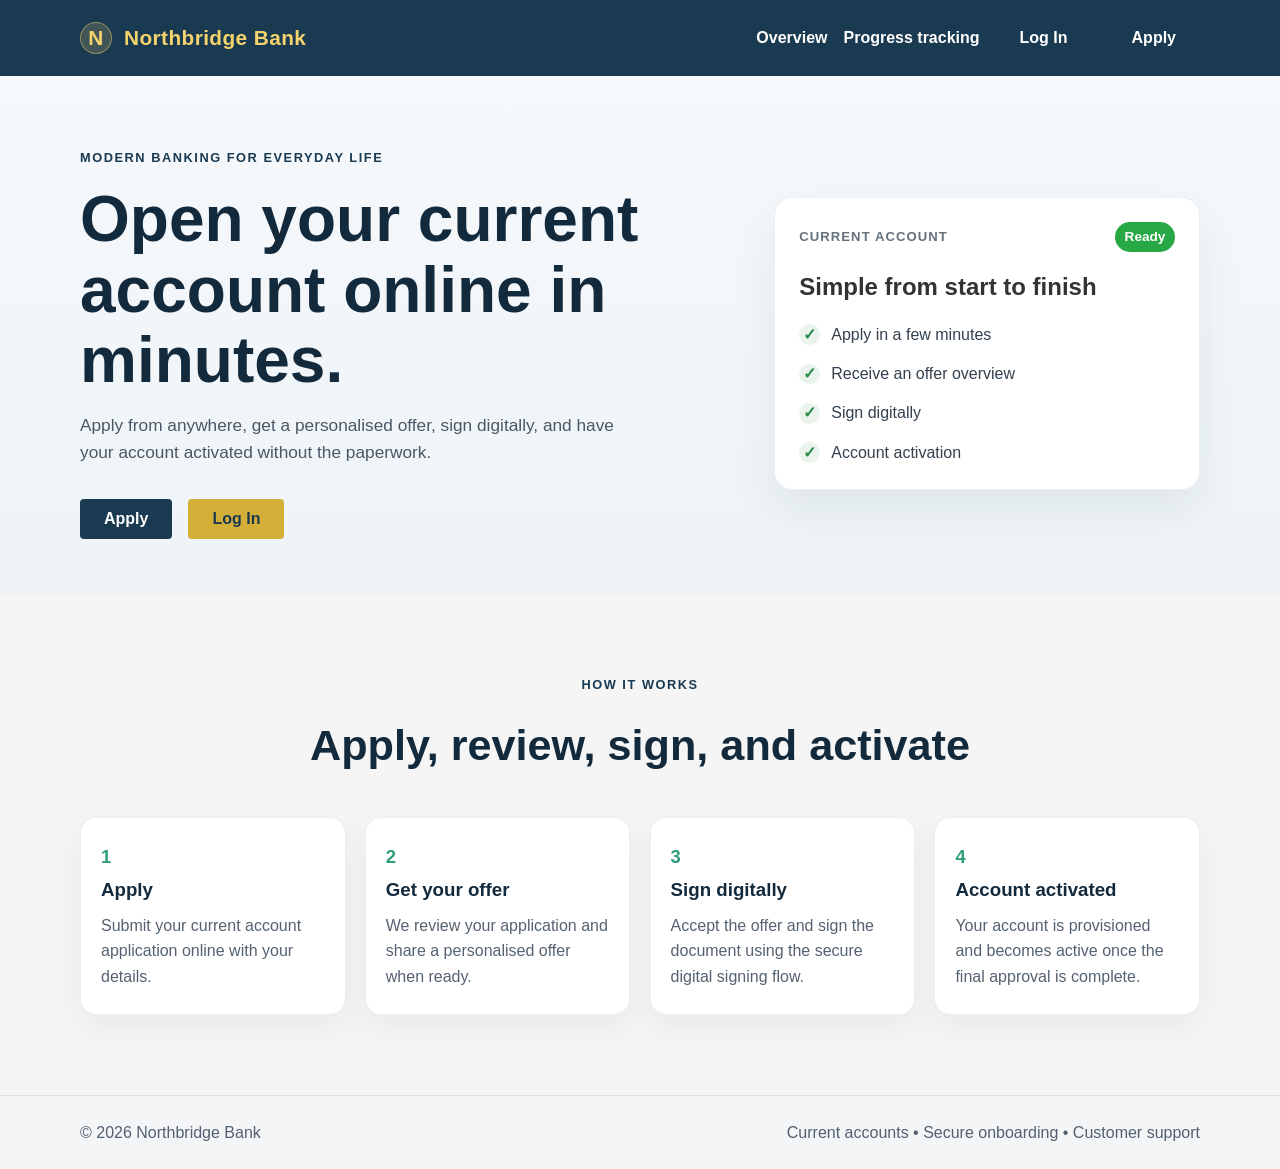
<file: frontend/index.html>
﻿<!DOCTYPE html>
<html lang="en">
<head>
    <meta charset="UTF-8">
    <meta name="viewport" content="width=device-width, initial-scale=1.0">
    <title>Northbridge Bank | Current Account</title>
    <link rel="stylesheet" href="css/styles.css">
    <link rel="stylesheet" href="css/components.css">
</head>
<body>
    <header class="site-header">
        <div class="container header-inner">
            <a href="index.html" class="brand" aria-label="Northbridge Bank home">
                <span class="brand-mark">N</span>
                <span>Northbridge Bank</span>
            </a>

            <nav class="header-nav" aria-label="Main navigation">
                <a href="index.html">Overview</a>
                <a href="status.html">Progress tracking</a>
                <a id="nav-login" href="login.html" class="btn btn-link">Log In</a>
                <a id="nav-register" href="register.html" class="btn btn-primary">Apply</a>
                <button id="nav-logout" type="button" class="btn btn-ghost hidden">Log Out</button>
            </nav>
        </div>
    </header>

    <main>
        <section class="hero">
            <div class="container hero-grid">
                <div class="hero-copy">
                    <p class="eyebrow">Modern banking for everyday life</p>
                    <h1>Open your current account online in minutes.</h1>
                    <p class="hero-text">
                        Apply from anywhere, get a personalised offer, sign digitally, and have your account activated without the paperwork.
                    </p>
                    <div class="cta-row">
                        <a id="hero-cta" href="register.html" class="btn btn-primary">Apply</a>
                        <a href="login.html" class="btn btn-secondary">Log In</a>
                    </div>
                </div>

                <div class="hero-card" aria-label="Account opening summary card">
                    <div class="hero-card-top">
                        <span class="card-label">Current account</span>
                        <span class="status-badge badge-approved">Ready</span>
                    </div>
                    <h2>Simple from start to finish</h2>
                    <ul class="feature-list">
                        <li>Apply in a few minutes</li>
                        <li>Receive an offer overview</li>
                        <li>Sign digitally</li>
                        <li>Account activation</li>
                    </ul>
                </div>
            </div>
        </section>

        <section class="section how-it-works">
            <div class="container">
                <div class="section-heading">
                    <p class="eyebrow">How it works</p>
                    <h2>Apply, review, sign, and activate</h2>
                </div>

                <div class="steps-grid">
                    <article class="step-card">
                        <div class="step-number">1</div>
                        <h3>Apply</h3>
                        <p>Submit your current account application online with your details.</p>
                    </article>
                    <article class="step-card">
                        <div class="step-number">2</div>
                        <h3>Get your offer</h3>
                        <p>We review your application and share a personalised offer when ready.</p>
                    </article>
                    <article class="step-card">
                        <div class="step-number">3</div>
                        <h3>Sign digitally</h3>
                        <p>Accept the offer and sign the document using the secure digital signing flow.</p>
                    </article>
                    <article class="step-card">
                        <div class="step-number">4</div>
                        <h3>Account activated</h3>
                        <p>Your account is provisioned and becomes active once the final approval is complete.</p>
                    </article>
                </div>
            </div>
        </section>
    </main>

    <footer class="site-footer">
        <div class="container footer-inner">
            <p>© 2026 Northbridge Bank</p>
            <p>Current accounts • Secure onboarding • Customer support</p>
        </div>
    </footer>

    <script src="js/auth.js"></script>
    <script>
        (function () {
            const auth = window.auth;
            const isLoggedIn = auth && typeof auth.isLoggedIn === 'function' ? auth.isLoggedIn() : false;

            const loginLink = document.getElementById('nav-login');
            const registerLink = document.getElementById('nav-register');
            const heroCta = document.getElementById('hero-cta');
            const logoutBtn = document.getElementById('nav-logout');

            if (isLoggedIn) {
                loginLink.textContent = 'Dashboard';
                loginLink.href = 'status.html';

                // hide the duplicate progress link; keep a single Dashboard entry in the header
                registerLink.classList.add('hidden');

                heroCta.textContent = 'View Application';
                heroCta.href = 'status.html';
                logoutBtn.classList.remove('hidden');
            }

            if (logoutBtn) logoutBtn.addEventListener('click', function () {
                if (auth && typeof auth.logout === 'function') {
                    auth.logout(false);
                }
                window.location.href = 'index.html';
            });
        })();
    </script>
</body>
</html>
</file>
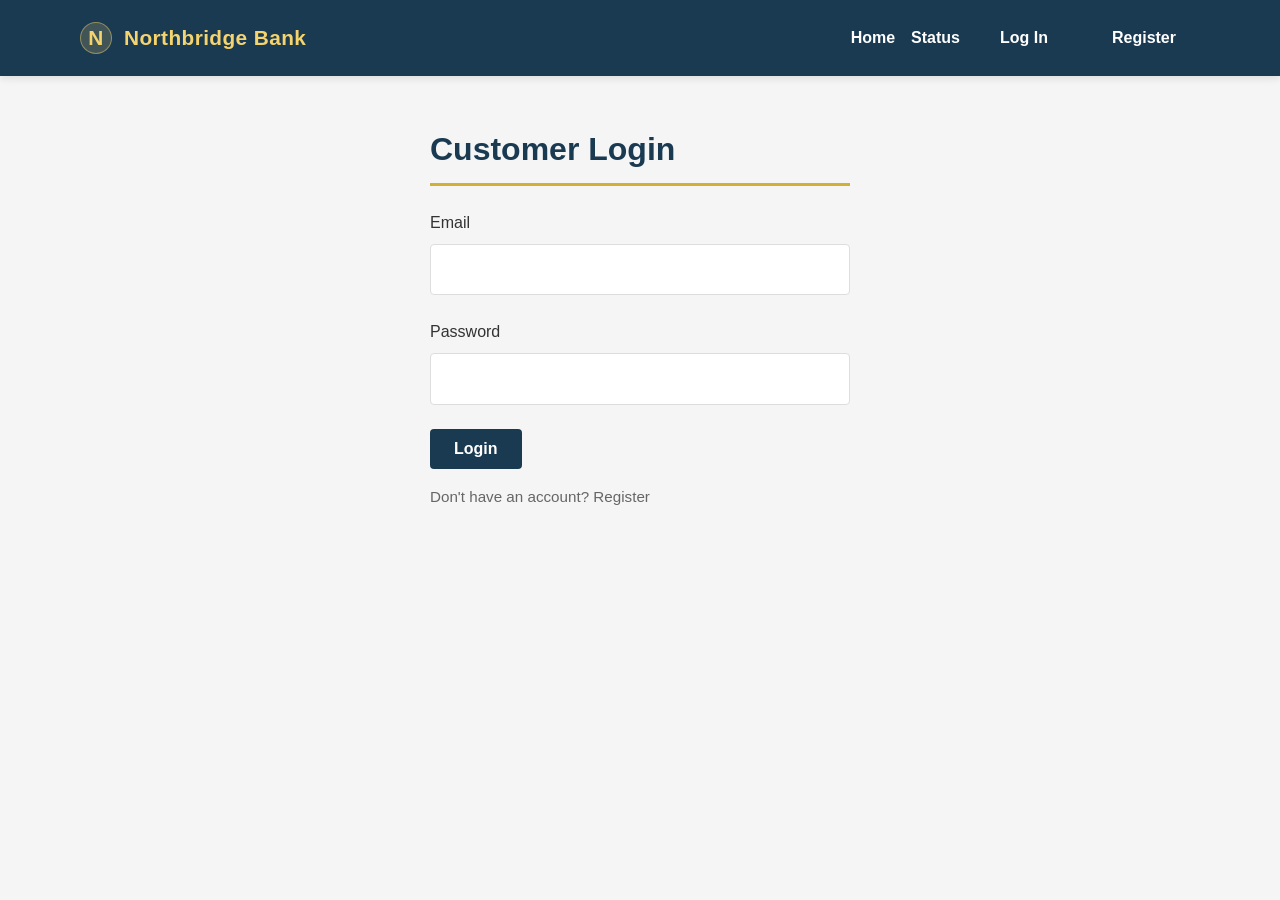
<file: frontend/apply.html>
﻿<!DOCTYPE html>
<html lang="en">
<head>
    <meta charset="utf-8" />
    <meta name="viewport" content="width=device-width,initial-scale=1" />
    <title>Northbridge Bank — Apply for Current Account</title>
    <link rel="stylesheet" href="css/styles.css">
    <link rel="stylesheet" href="css/components.css">
</head>
<body>
<header class="site-header">
    <div class="container header-inner">
        <a href="index.html" class="brand" aria-label="Northbridge Bank home">
            <span class="brand-mark">N</span>
            <span>Northbridge Bank</span>
        </a>

        <nav class="header-nav" aria-label="Main navigation">
            <a href="index.html">Home</a>
            <a href="status.html">Status</a>
            <a id="nav-login" href="login.html" class="btn btn-link">Log In</a>
            <a id="nav-register" href="register.html" class="btn btn-primary">Register</a>
            <button id="nav-logout" type="button" class="btn btn-ghost hidden">Log Out</button>
        </nav>
    </div>
</header>

<div class="container" style="margin-top:2rem; margin-bottom:2rem;">
    <h1 class="page-title">Apply for a Current Account</h1>

    <div id="error-banner" class="alert alert-error hidden" role="alert"></div>
    <div id="success-banner" class="alert alert-success hidden" role="status"></div>

    <div class="step-progress" aria-label="Application progress">
        <div class="step-item active" data-step-label="1">
            <span class="step-index">1</span>
            <span class="step-text">Product Setup</span>
        </div>
        <div class="step-item" data-step-label="2">
            <span class="step-index">2</span>
            <span class="step-text">Documents</span>
        </div>
        <div class="step-item" data-step-label="3">
            <span class="step-index">3</span>
            <span class="step-text">Offer</span>
        </div>
    </div>

    <form id="application-form">
        <div class="step" data-step="1">
            <div class="form-group">
                <label for="fullName">Full name *</label>
                <input id="fullName" name="fullName" type="text" required />
            </div>
            <div class="form-group">
                <label for="email">Email *</label>
                <input id="email" name="email" type="email" required />
            </div>
            <div class="form-group">
                <label for="dob">Date of birth *</label>
                <input id="dob" name="dob" type="date" required />
            </div>
            <div class="form-group">
                <label for="panNumber">PAN number *</label>
                <input id="panNumber" name="panNumber" type="text" required />
            </div>
            <div class="form-group">
                <label for="address">Address *</label>
                <textarea id="address" name="address" required></textarea>
            </div>

            <fieldset>
                <legend>Employment</legend>
                <div class="form-group">
                    <label for="occupation">Occupation *</label>
                    <input id="occupation" name="occupation" type="text" required />
                </div>
                <div class="form-group">
                    <label for="annualIncome">Annual income *</label>
                    <input id="annualIncome" name="annualIncome" type="number" required />
                </div>
                <div class="form-group">
                    <label for="employerName">Employer name *</label>
                    <input id="employerName" name="employerName" type="text" required />
                </div>
                <div class="form-group">
                    <label for="creditRating">Credit rating</label>
                    <select id="creditRating" name="creditRating">
                        <option value="Good">Good</option>
                        <option value="Mixed">Mixed</option>
                        <option value="Bad">Bad</option>
                    </select>
                </div>
                <div class="form-group">
                    <label for="yearsOfExperience">Years of experience</label>
                    <input id="yearsOfExperience" name="yearsOfExperience" type="number" min="0" />
                </div>
            </fieldset>

            <fieldset>
                <legend>Preferences</legend>
                <div class="form-group">
                    <label for="branch">Preferred branch</label>
                    <input id="branch" name="branch" type="text" />
                </div>
                <div class="form-group">
                    <label for="initialDeposit">Initial deposit</label>
                    <input id="initialDeposit" name="initialDeposit" type="number" />
                </div>
                <div class="form-group">
                    <label><input id="debitCard" name="debitCard" type="checkbox" /> Require debit card</label>
                </div>
            </fieldset>

            <div class="flex" style="justify-content:flex-end; gap:0.5rem; margin-top:1rem;">
                <button type="button" id="next-btn-1" class="btn">Next</button>
            </div>
        </div>

        <div class="step hidden" data-step="2">
            <div class="form-group final-note">
                <label>Documents required</label>
                <div class="note-box">We don't need any documents from you at the moment.</div>
            </div>

            <div class="flex" style="justify-content:space-between; align-items:center; margin-top:1rem;">
                <button type="button" id="back-btn-2" class="btn btn-secondary">Back</button>
                <button id="submit-btn" class="btn" type="submit">Submit Application</button>
                <div id="spinner" class="spinner hidden" aria-hidden="true"></div>
            </div>
        </div>
    </form>

    <div id="thank-you" class="thank-you hidden" aria-live="polite">
        <h2>Thank you!</h2>
        <p class="thank-you-copy">We've reserved your account for the next 90 days. They will be active once the offer is accepted and all required information and documentation has been captured.</p>
        <p class="app-reference">Application reference: <span id="thank-you-app-id">-</span></p>

        <div class="next-stage">
            <h3>What happens next?</h3>

            <div class="next-grid">
                <div class="next-item">
                    <div class="check-box" aria-hidden="true"></div>
                    <div class="next-copy">
                        <div class="next-title">Online application</div>
                        <p>You've completed the online application.</p>
                    </div>
                </div>

                <div class="next-item review-item">
                    <div class="review-icon" aria-hidden="true">
                        <span></span>
                    </div>
                    <div class="next-copy">
                        <div class="next-title">We'll review the information you provided</div>
                        <p>The information you provided will be reviewed.</p>
                    </div>
                </div>
            </div>

            <p class="contact-copy">For any questions, please contact your business manager</p>
            <button id="thank-you-done-btn" class="btn btn-primary btn-block" type="button">Done</button>
            <div id="offer-actions" class="offer-actions hidden" role="group" aria-label="Offer actions">
                <a id="view-offer-btn" class="btn btn-secondary" href="status.html">View Offer</a>
                <button id="accept-offer-btn" class="btn btn-primary" type="button">Accept Offer</button>
            </div>
        </div>
    </div>
</div>

<style>
    .page-title {
        display: block;
    }
    body.thank-you-visible .page-title,
    body.thank-you-visible .step-progress {
        display: none;
    }
    .step-progress {
        display: flex;
        align-items: flex-start;
        width: 100%;
        margin: 1.5rem 0 2rem;
        border-top: 1px solid rgba(26,58,82,0.18);
        position: relative;
        padding-top: 1.1rem;
        gap: 1.5rem;
    }
    .step-progress::after {
        content: "";
        position: absolute;
        left: 0;
        right: 0;
        top: 0.9rem;
        height: 3px;
        background: rgba(26,58,82,0.12);
        z-index: 0;
    }
    .step-item {
        position: relative;
        z-index: 1;
        display: flex;
        align-items: center;
        gap: 0.65rem;
        flex: 1;
        min-width: 0;
        color: #1a3a52;
        opacity: 0.7;
    }
    .step-item.active,
    .step-item.done {
        opacity: 1;
    }
    .step-index {
        display: inline-flex;
        align-items: center;
        justify-content: center;
        width: 2.2rem;
        height: 2.2rem;
        border-radius: 50%;
        background: #fff;
        border: 2px solid rgba(26,58,82,0.35);
        font-weight: 700;
        font-size: 1.1rem;
        color: #1a3a52;
    }
    .step-item.active .step-index,
    .step-item.done .step-index {
        background: #1a3a52;
        border-color: #1a3a52;
        color: white;
    }
    .step-text {
        font-size: clamp(1.4rem, 1.7vw, 2.25rem);
        line-height: 1.2;
        font-weight: 300;
        color: #1a3a52;
        white-space: nowrap;
    }
    .step-item.active .step-text,
    .step-item.done .step-text {
        color: #1a3a52;
    }
    .final-note {
        margin-top: 1.5rem;
    }
    .note-box {
        border: 1px solid rgba(26,58,82,0.2);
        background: rgba(26,58,82,0.02);
        border-radius: 8px;
        padding: 0.9rem 1rem;
        color: #1a3a52;
        font-size: 1rem;
    }
    .thank-you {
        background: transparent;
        border: none;
        border-radius: 0;
        padding: 0;
        margin-top: 1.5rem;
        box-shadow: none;
    }
    .thank-you h2 {
        font-size: clamp(2.2rem, 2.8vw, 3.6rem);
        margin: 0 0 1rem;
        line-height: 1.08;
        color: #1a3a52;
        font-weight: 800;
        letter-spacing: -0.05em;
    }
    .thank-you-copy {
        font-size: clamp(1rem, 1.3vw, 1.35rem);
        line-height: 1.5;
        color: #1a3a52;
        margin: 0 0 1rem;
        max-width: 1080px;
    }
    .app-reference {
        font-size: clamp(1.2rem, 1.5vw, 1.7rem);
        line-height: 1.4;
        color: #1a3a52;
        margin: 0 0 1.5rem;
        font-weight: 500;
    }
    .app-reference span {
        color: #2f9d7d;
        font-weight: 700;
    }
    .next-stage {
        margin-top: 2rem;
    }
    .next-stage h3 {
        font-size: clamp(2.2rem, 2.8vw, 3.6rem);
        line-height: 1.12;
        margin: 0 0 2rem;
        color: #1a3a52;
        font-weight: 700;
    }
    .next-grid {
        display: grid;
        grid-template-columns: 1fr 1fr;
        gap: 2rem 3rem;
        align-items: start;
        margin-bottom: 2rem;
    }
    .next-item {
        display: flex;
        align-items: flex-start;
        gap: 1rem;
        min-height: 120px;
    }
    .check-box {
        width: 42px;
        height: 42px;
        border: 3px solid #2f9d7d;
        border-radius: 8px;
        position: relative;
        margin-top: 0.2rem;
        flex-shrink: 0;
    }
    .check-box::after {
        content: "";
        position: absolute;
        left: 11px;
        top: 6px;
        width: 12px;
        height: 20px;
        border: solid #2f9d7d;
        border-width: 0 4px 4px 0;
        transform: rotate(45deg);
    }
    .review-icon {
        width: 42px;
        height: 42px;
        border: 2px solid rgba(26,58,82,0.6);
        border-radius: 8px;
        position: relative;
        margin-top: 0.2rem;
        flex-shrink: 0;
        background: rgba(26,58,82,0.02);
    }
    .review-icon span {
        position: absolute;
        inset: 10px 11px 11px 10px;
        border: 2px solid rgba(26,58,82,0.7);
        border-top-width: 3px;
        border-radius: 6px;
        background: rgba(26,58,82,0.03);
    }
    .review-icon span::before {
        content: "";
        position: absolute;
        left: 9px;
        top: -3px;
        width: 5px;
        height: 5px;
        border-radius: 50%;
        background: rgba(26,58,82,0.6);
        box-shadow: 0 0 0 1px rgba(26,58,82,0.6);
    }
    .next-copy {
        max-width: 430px;
    }
    .next-title {
        font-size: clamp(1.3rem, 1.7vw, 2.3rem);
        line-height: 1.2;
        color: #1a3a52;
        font-weight: 700;
        margin-bottom: 0.35rem;
    }
    .next-copy p {
        font-size: clamp(1rem, 1.2vw, 1.35rem);
        line-height: 1.5;
        color: rgba(26,58,82,0.85);
        margin: 0;
    }
    .contact-copy {
        margin-top: 2.5rem;
        font-size: clamp(1.15rem, 1.5vw, 1.7rem);
        color: #1a3a52;
        line-height: 1.45;
    }
    .btn-block {
        display: block;
        width: 100%;
        max-width: 220px;
        margin-top: 1rem;
        padding: 0.75rem 1rem;
        font-size: 1.05rem;
        min-height: 42px;
    }
    .offer-actions {
        display: flex;
        gap: 0.75rem;
        margin-top: 1rem;
        flex-wrap: wrap;
    }
    .offer-actions.hidden {
        display: none;
    }
    @media (max-width: 900px) {
        .step-progress {
            flex-direction: column;
            gap: 0.85rem;
            padding-top: 0.75rem;
        }
        .step-progress::after {
            display: none;
        }
    }
</style>

<script src="js/api.js"></script>
<script src="js/auth.js"></script>
<script>
    (function(){
        const STORAGE_KEY = 'applicationDraft';

        // Load draft early (DOM is ready because script is at document end)
        let draftRaw = null;
        try { draftRaw = sessionStorage.getItem(STORAGE_KEY); } catch (e) { draftRaw = null; }
        let draft = draftRaw ? JSON.parse(draftRaw) : { step: 1, data: {} };

        // Protect page — require login
        if (!window.auth || !window.auth.getToken()) {
            window.location.href = 'login.html';
            return;
        }

        // Update nav
        document.getElementById('nav-login').textContent = 'Dashboard';
        document.getElementById('nav-login').href = 'status.html';
        document.getElementById('nav-register').textContent = 'View Status';
        document.getElementById('nav-register').href = 'status.html';
        document.getElementById('nav-logout').classList.remove('hidden');
        const __navLogout = document.getElementById('nav-logout'); if (__navLogout) __navLogout.addEventListener('click', () => { window.auth.logout(false); window.location.href = 'index.html'; });

        const form = document.getElementById('application-form');
        const thankYou = document.getElementById('thank-you');
        const errorBanner = document.getElementById('error-banner');
        const successBanner = document.getElementById('success-banner');
        const spinner = document.getElementById('spinner');
        const submitBtn = document.getElementById('submit-btn');

        function showError(msg){ errorBanner.textContent = msg; errorBanner.classList.remove('hidden'); }
        function clearError(){ errorBanner.textContent = ''; errorBanner.classList.add('hidden'); }
        function showSuccess(msg){ successBanner.textContent = msg; successBanner.classList.remove('hidden'); }
        function clearSuccess(){ successBanner.textContent = ''; successBanner.classList.add('hidden'); }
        function setLoading(loading){ if(loading){ spinner.classList.remove('hidden'); submitBtn.disabled = true; } else { spinner.classList.add('hidden'); submitBtn.disabled = false; } }

        const steps = Array.from(document.querySelectorAll('.step'));
        const progressItems = Array.from(document.querySelectorAll('.step-item'));
        function showStep(index){
            steps.forEach((s, i) => { s.classList.toggle('hidden', i !== index); });
            progressItems.forEach((item, i) => {
                const active = i === index;
                item.classList.toggle('active', active);
                item.classList.toggle('done', i < index);
            });
        }

        // Save values for a given step (stepNumber is 1-based)
        function saveStepValues(stepNumber) {
            const stepEl = document.querySelector(`.step[data-step="${stepNumber}"]`);
            if (!stepEl) return;
            const inputs = Array.from(stepEl.querySelectorAll('input, textarea, select'));
            const stepData = {};
            inputs.forEach(inp => {
                if (!inp.id) return; // only save elements with id
                if (inp.type === 'checkbox') {
                    stepData[inp.id] = inp.checked;
                } else if (inp.type === 'number') {
                    stepData[inp.id] = inp.value === '' ? '' : inp.value;
                } else {
                    stepData[inp.id] = inp.value;
                }
            });
            // Merge into draft.data
            draft.data = draft.data || {};
            draft.data = Object.assign({}, draft.data, stepData);
            // Update last visited step (store as 1-based)
            draft.step = Math.max(draft.step || 1, stepNumber + 0);
            try { sessionStorage.setItem(STORAGE_KEY, JSON.stringify(draft)); } catch (e) { /* ignore storage errors */ }
        }

        function populateFieldsFromDraft() {
            if (!draft || !draft.data) return;
            Object.entries(draft.data).forEach(([id, val]) => {
                const el = document.getElementById(id);
                if (!el) return;
                if (el.type === 'checkbox') el.checked = !!val;
                else el.value = val ?? '';
            });
        }

        // Restore fields early and jump to last step
        populateFieldsFromDraft();
        const initialStepIndex = (draft && draft.step) ? Math.max(0, (draft.step - 1)) : 0;
        showStep(initialStepIndex);

        // Wire navigation buttons to save step before moving
        document.getElementById('next-btn-1')?.addEventListener('click', () => { saveStepValues(1); showStep(1); });
        document.getElementById('back-btn-2')?.addEventListener('click', () => { saveStepValues(2); showStep(0); });

        const thankYouDoneBtn = document.getElementById('thank-you-done-btn');
        if (thankYouDoneBtn) {
            thankYouDoneBtn.addEventListener('click', () => {
                const applicationId = document.getElementById('thank-you-app-id').textContent.trim();
                // Navigate directly to status page — do not show offer actions here
                window.location.href = 'status.html?applicationId=' + encodeURIComponent(applicationId);
            });
        }

        form.addEventListener('submit', async (e) => {
            e.preventDefault(); clearError(); clearSuccess(); setLoading(true);
                // ensure latest step saved before submit
            saveStepValues(1);
                const applicationId = String(Date.now()).slice(-7);
            const fullName = document.getElementById('fullName').value.trim();
            const email = document.getElementById('email').value.trim();
            const payload = {
                personalDetails: {
                    fullName,
                    dob: document.getElementById('dob').value,
                    panNumber: document.getElementById('panNumber').value.trim(),
                    address: document.getElementById('address').value.trim()
                },
                employmentDetails: {
                    occupation: document.getElementById('occupation').value.trim(),
                    annualIncome: parseFloat(document.getElementById('annualIncome').value || 0),
                    employerName: document.getElementById('employerName').value.trim(),
                    creditRating: document.getElementById('creditRating') ? document.getElementById('creditRating').value : null,
                    yearsOfExperience: parseInt(document.getElementById('yearsOfExperience').value || 0)
                },

                preferences: {
                    branch: document.getElementById('branch').value.trim(),
                    initialDeposit: parseFloat(document.getElementById('initialDeposit').value || 0),
                    debitCardRequired: document.getElementById('debitCard').checked
                }
            };

            const event = {
                applicationId,
                applicantName: fullName,
                email,
                status: 'SUBMITTED',
                payload: payload,
                eventType: 'APPLICATION_SUBMITTED'
            };

            try {
                const res = await window.apiClient.post(window.apiClient.defaults.application + '/submit', event);
                if (res.status === 202 || res.ok) {
                    // Clear draft on successful submit
                    try { sessionStorage.removeItem(STORAGE_KEY); } catch (e) { }
                    sessionStorage.setItem('currentApplicationId', applicationId);
                    document.body.classList.add('thank-you-visible');
                    form.classList.add('hidden');
                    document.getElementById('thank-you-app-id').textContent = applicationId;
                    thankYou.classList.remove('hidden');
                    document.getElementById('error-banner').classList.add('hidden');
                    document.getElementById('success-banner').classList.add('hidden');
                } else {
                    let msg = 'Failed to submit application';
                    try { const body = await res.json(); msg = body.message || JSON.stringify(body); } catch(e){}
                    showError(msg);
                }
            } catch (err) {
                console.error(err);
                showError(err.message || 'Unexpected error submitting application');
            } finally { setLoading(false); }
        });
    })();
</script>
</body>
</html>
</file>
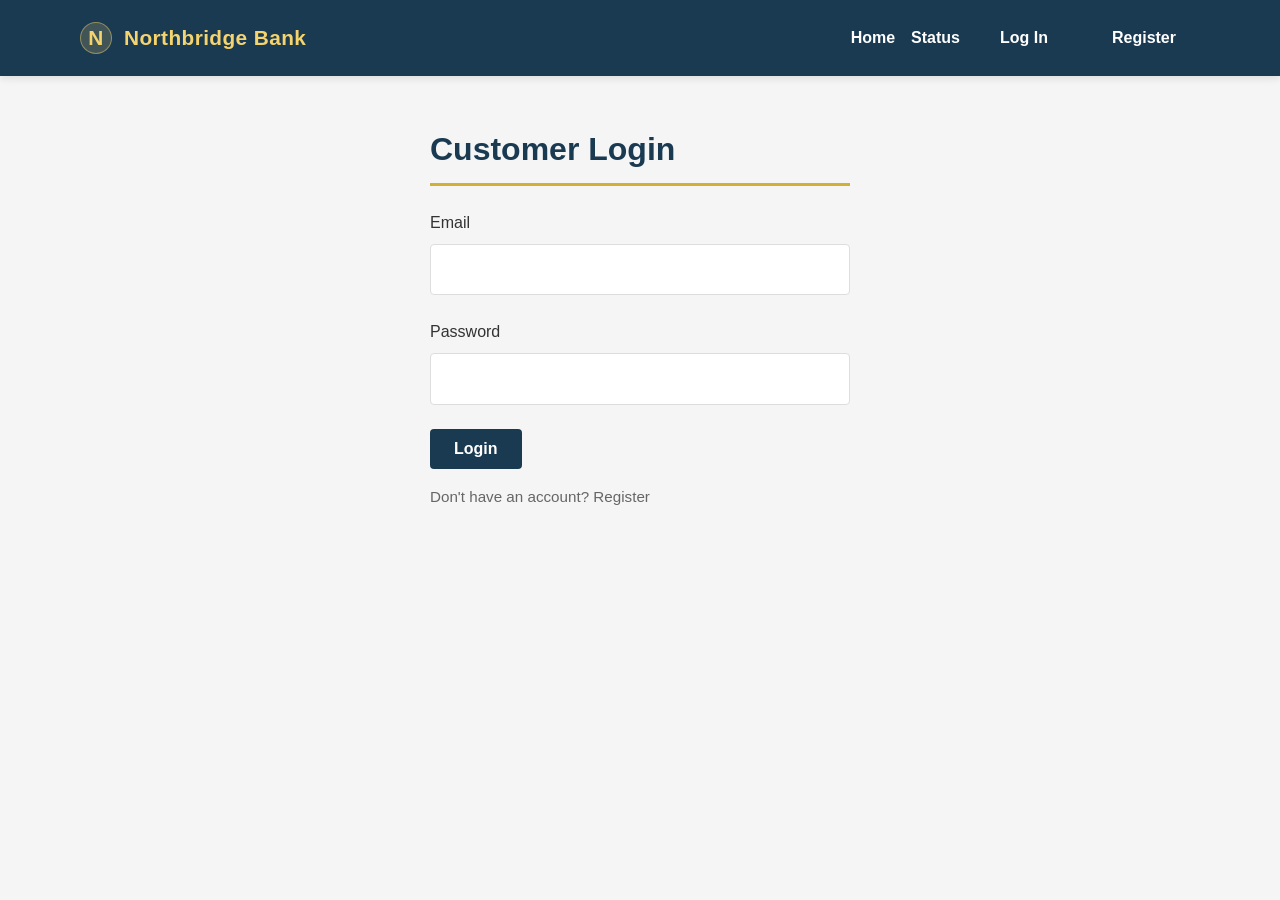
<file: frontend/document.html>
﻿<!DOCTYPE html>
<html lang="en">
<head>
    <meta charset="utf-8" />
    <meta name="viewport" content="width=device-width,initial-scale=1" />
    <title>Northbridge Bank — Document Signing</title>
    <link rel="stylesheet" href="css/styles.css">
    <link rel="stylesheet" href="css/components.css">
</head>
<body>
<header class="site-header">
    <div class="container header-inner">
        <a href="index.html" class="brand" aria-label="Northbridge Bank home">
            <span class="brand-mark">N</span>
            <span>Northbridge Bank</span>
        </a>

        <nav class="header-nav" aria-label="Main navigation">
            <a href="index.html">Home</a>
            <a href="status.html">Status</a>
            <a id="nav-login" href="login.html" class="btn btn-link">Log In</a>
            <a id="nav-register" href="register.html" class="btn btn-primary">Register</a>
            <button id="nav-logout" type="button" class="btn btn-ghost hidden">Log Out</button>
        </nav>
    </div>
</header>

<div class="container" style="margin-top:2rem; margin-bottom:2rem;">
    <h1>Document Signing</h1>
    <div id="banner" class="alert alert-info hidden" role="status"></div>
    <div id="document-panel"></div>
</div>

<script src="js/api.js"></script>
<script src="js/auth.js"></script>
<script>
    (function () {
        if (!window.auth || !window.auth.getToken()) {
            window.location.href = 'login.html';
            return;
        }

        const auth = window.auth;
        const params = new URLSearchParams(window.location.search);
        const applicationId = params.get('applicationId') || sessionStorage.getItem('currentApplicationId');
        const panel = document.getElementById('document-panel');
        const banner = document.getElementById('banner');

        document.getElementById('nav-login').textContent = 'Dashboard';
        document.getElementById('nav-login').href = 'status.html';
        document.getElementById('nav-register').textContent = 'View Status';
        document.getElementById('nav-register').href = 'status.html';
        document.getElementById('nav-logout').classList.remove('hidden');
        const __navLogout = document.getElementById('nav-logout'); if (__navLogout) __navLogout.addEventListener('click', function () {
            auth.logout(false);
            window.location.href = 'index.html';
        });

        function showBanner(message, type = 'info') {
            banner.className = `alert alert-${type}`;
            banner.textContent = message;
            banner.classList.remove('hidden');
        }

        function hideBanner() {
            banner.textContent = '';
            banner.classList.add('hidden');
        }

        function badgeClass(status) {
            const s = (status || '').toUpperCase();
            if (s === 'PENDING') return 'badge-pending';
            if (s === 'SIGNED') return 'badge-signed';
            if (s === 'UPLOADED') return 'badge-uploaded';
            return 'badge-info';
        }

        function renderProgress(docStatus) {
            const statuses = ['PENDING', 'SIGNED', 'UPLOADED'];
            const currentIndex = Math.max(0, statuses.indexOf((docStatus || 'PENDING').toUpperCase()));

            return `
                <div class="flex" style="gap: 0.75rem; flex-wrap: wrap; margin: 1rem 0 1.5rem;">
                    ${statuses.map((item, idx) => {
                        const active = idx <= currentIndex;
                        const cls = active ? 'badge-' + (item === 'PENDING' ? 'pending' : item === 'SIGNED' ? 'signed' : 'uploaded') : 'badge-info';
                        return `<span class="status-badge ${cls}" style="opacity:${active ? 1 : 0.5}">${item}</span>`;
                    }).join('')}
                </div>
            `;
        }

        function renderDocument(doc) {
            const status = doc && doc.status ? doc.status : 'PENDING';
            const statusHtml = `<span class="status-badge ${badgeClass(status)}">${status}</span>`;
            const signAction = status === 'PENDING' || !status ? `
                <div class="card" style="padding:1rem; margin-top:1rem;">
                    <h3>Sign Document</h3>
                    <form id="sign-form">
                        <div class="form-group">
                            <label for="signerName">Signature name (optional)</label>
                            <input id="signerName" type="text" placeholder="Jane Customer" />
                        </div>
                        <button class="btn btn-primary" type="submit">Sign Document</button>
                    </form>
                </div>
            ` : '';
            const uploadAction = status === 'SIGNED' ? `
                <div class="card" style="padding:1rem; margin-top:1rem;">
                    <h3>Upload Signed Evidence</h3>
                    <form id="upload-form">
                        <div class="form-group">
                            <label for="signedFile">Choose signed document</label>
                            <input id="signedFile" type="file" required />
                        </div>
                        <button class="btn btn-primary" type="submit">Upload Signed Document</button>
                    </form>
                </div>
            ` : status === 'UPLOADED' ? `
                <div class="card" style="padding:1rem; margin-top:1rem;">
                    <h3>Signed document uploaded</h3>
                    <p>Your signed evidence has been received and stored successfully.</p>
                    <a class="btn btn-secondary" href="status.html?applicationId=${encodeURIComponent(applicationId)}">Back to status</a>
                </div>
            ` : '';

            return `
                <div class="card" style="padding:1.5rem; background:#fff; border-radius:12px; border:1px solid rgba(26,58,82,0.08); box-shadow:0 12px 30px rgba(26,58,82,0.06);">
                    <div class="flex" style="justify-content:space-between; align-items:center; flex-wrap:wrap;">
                        <div>
                            <p><strong>Application ID:</strong> ${applicationId}</p>
                            <p><strong>Document ID:</strong> ${doc && doc.documentId ? doc.documentId : 'Pending'}</p>
                        </div>
                        <div>${statusHtml}</div>
                    </div>

                    ${renderProgress(status)}

                    ${signAction}
                    ${uploadAction}
                </div>
            `;
        }

        async function refreshDocument() {
            hideBanner();
            if (!applicationId) {
                panel.innerHTML = '<div class="alert alert-error">No application selected. Please return to status and choose an application.</div>';
                return;
            }

            try {
                const res = await window.apiClient.get(window.apiClient.defaults.documents + '/' + encodeURIComponent(applicationId));
                if (res.status === 200) {
                    const doc = await res.json();
                    panel.innerHTML = renderDocument(doc);

                    const signForm = document.getElementById('sign-form');
                    if (signForm) {
                        signForm.addEventListener('submit', async function (event) {
                            event.preventDefault();
                            const signerName = document.getElementById('signerName').value.trim();
                            try {
                                const signRes = await window.apiClient.post(window.apiClient.defaults.documents + '/' + encodeURIComponent(applicationId) + '/sign', signerName ? { signerName } : {});
                                if (signRes.ok) {
                                    showBanner('Document signed successfully. Please upload the signed evidence next.', 'success');
                                    await refreshDocument();
                                } else {
                                    let message = 'Failed to sign document';
                                    try { const body = await signRes.json(); message = body.message || body.error || JSON.stringify(body); } catch (e) {}
                                    showBanner(message, 'error');
                                }
                            } catch (err) {
                                console.error(err);
                                showBanner(err.message || 'Unable to sign document', 'error');
                            }
                        });
                    }

                    const uploadForm = document.getElementById('upload-form');
                    if (uploadForm) {
                        uploadForm.addEventListener('submit', async function (event) {
                            event.preventDefault();
                            const fileInput = document.getElementById('signedFile');
                            if (!fileInput || !fileInput.files || !fileInput.files[0]) {
                                showBanner('Please choose a signed document file before uploading.', 'error');
                                return;
                            }

                            const formData = new FormData();
                            formData.append('file', fileInput.files[0]);

                            try {
                                const uploadRes = await window.apiClient.postForm(window.apiClient.defaults.documents + '/' + encodeURIComponent(applicationId) + '/upload', formData);
                                if (uploadRes.ok) {
                                    showBanner('Signed document uploaded successfully.', 'success');
                                    await refreshDocument();
                                } else {
                                    let message = 'Failed to upload signed document';
                                    try { const body = await uploadRes.json(); message = body.message || body.error || JSON.stringify(body); } catch (e) {}
                                    showBanner(message, 'error');
                                }
                            } catch (err) {
                                console.error(err);
                                showBanner(err.message || 'Unable to upload signed document', 'error');
                            }
                        });
                    }
                } else if (res.status === 404) {
                    panel.innerHTML = '<div class="alert alert-info">No document has been created for this application yet. Complete the offer acceptance flow first.</div>';
                } else {
                    const text = await res.text();
                    panel.innerHTML = `<div class="alert alert-error">${text || 'Unable to load document state.'}</div>`;
                }
            } catch (err) {
                console.error(err);
                panel.innerHTML = '<div class="alert alert-error">Unable to load document state.</div>';
            }
        }

        refreshDocument();
    })();
</script>
</body>
</html>
</file>
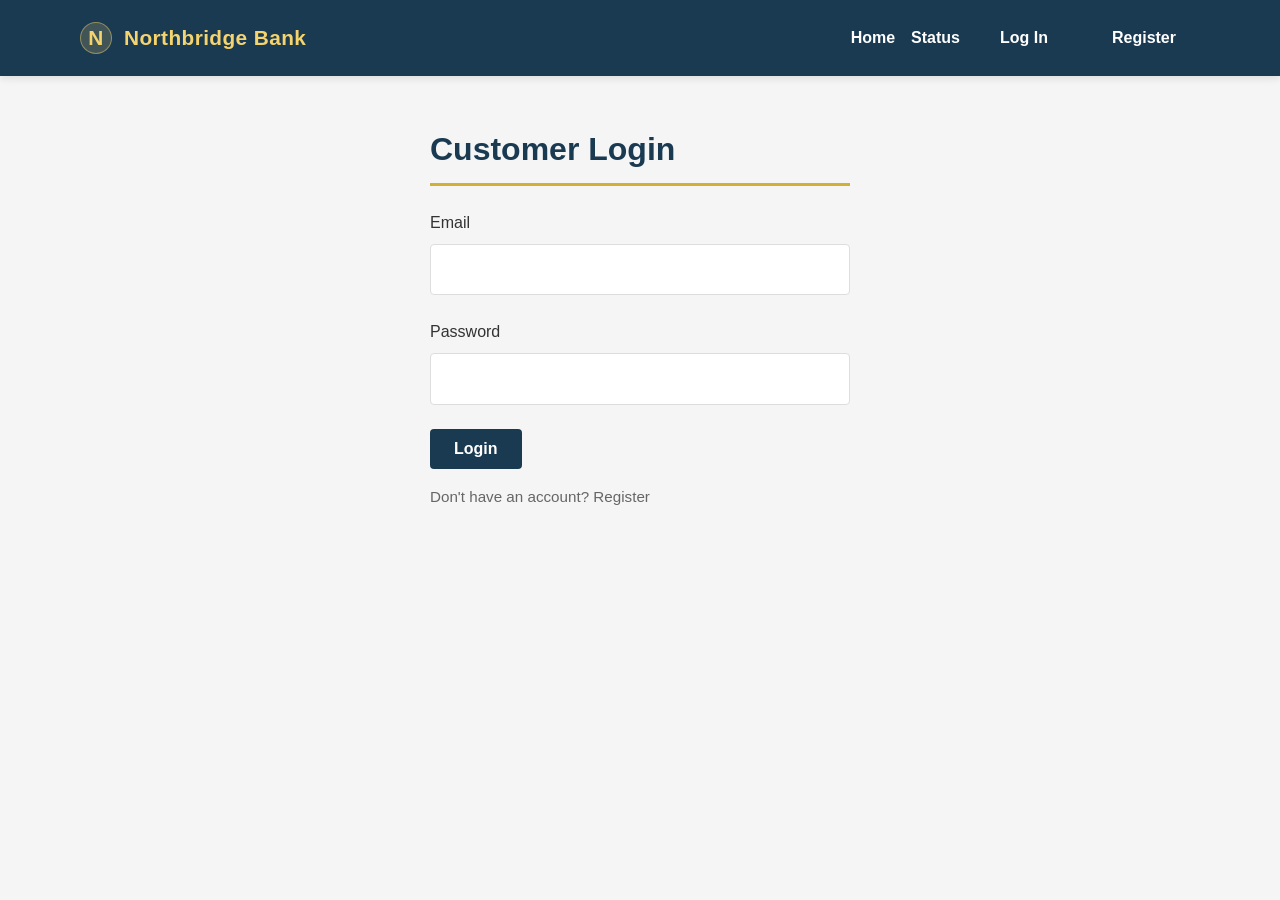
<file: frontend/documents.html>
<!DOCTYPE html>
<html lang="en">
<head>
    <meta charset="utf-8" />
    <meta name="viewport" content="width=device-width,initial-scale=1" />
    <title>Northbridge Bank — Documents</title>
    <link rel="stylesheet" href="css/styles.css">
    <link rel="stylesheet" href="css/components.css">
</head>
<body>
<header class="site-header">
    <div class="container header-inner">
        <a href="index.html" class="brand" aria-label="Northbridge Bank home">
            <span class="brand-mark">N</span>
            <span>Northbridge Bank</span>
        </a>

        <nav class="header-nav" aria-label="Main navigation">
            <a href="index.html">Home</a>
            <a href="status.html">Status</a>
            <a id="nav-login" href="login.html" class="btn btn-link">Log In</a>
            <a id="nav-register" href="register.html" class="btn btn-primary">Register</a>
            <button id="nav-logout" type="button" class="btn btn-ghost hidden">Log Out</button>
        </nav>
    </div>
</header>

<div class="container" style="margin-top:2rem; margin-bottom:2rem; max-width:720px;">
    <h1>Required documents</h1>
    <div class="card" style="padding:1rem; margin-top:1rem;">
        <p>We don't need any documents from you at the moment.</p>
        <p>If anything is required, we'll notify you.</p>
    </div>

    <div style="margin-top:1rem;">
        <button id="docs-submit" class="btn btn-primary">Submit and continue</button>
        <div id="docs-spinner" class="spinner hidden" aria-hidden="true" style="display:inline-block; margin-left:0.75rem;"></div>
    </div>

    <div id="docs-banner" class="alert alert-success hidden" style="margin-top:1rem;"></div>
</div>

<script src="js/api.js"></script>
<script src="js/auth.js"></script>
<script>
    (function(){
        if (!window.auth || !window.auth.getToken()) {
            window.location.href = 'login.html';
            return;
        }

        document.getElementById('nav-login').textContent = 'Dashboard';
        document.getElementById('nav-login').href = 'status.html';
        document.getElementById('nav-register').textContent = 'View Status';
        document.getElementById('nav-register').href = 'status.html';
        document.getElementById('nav-logout').classList.remove('hidden');
        const __navLogout = document.getElementById('nav-logout'); if (__navLogout) __navLogout.addEventListener('click', () => { window.auth.logout(false); window.location.href = 'index.html'; });

        const btn = document.getElementById('docs-submit');
        const spinner = document.getElementById('docs-spinner');
        const banner = document.getElementById('docs-banner');

        function setLoading(v){ if(v){ spinner.classList.remove('hidden'); btn.disabled=true; } else { spinner.classList.add('hidden'); btn.disabled=false; } }
        function showBanner(msg){ banner.textContent = msg; banner.classList.remove('hidden'); }

        btn.addEventListener('click', async () => {
            setLoading(true);
            const applicationId = 'app-' + Date.now();
            const event = { applicationId, applicantName: 'Anonymous', email: null, status: 'SUBMITTED', payload: {}, eventType: 'APPLICATION_SUBMITTED' };
            try {
                const res = await window.apiClient.post(window.apiClient.defaults.application + '/submit', event);
                if (res.ok || res.status === 202) {
                    sessionStorage.setItem('currentApplicationId', applicationId);
                    showBanner('Submitted. Application ID: ' + applicationId);
                    setTimeout(() => { window.location.href = 'offer.html?applicationId=' + encodeURIComponent(applicationId); }, 1200);
                } else {
                    let msg = 'Failed to submit';
                    try { const body = await res.json(); msg = body.message || JSON.stringify(body); } catch(e){}
                    showBanner(msg);
                }
            } catch (err) {
                console.error(err); showBanner(err.message || 'Network error');
            } finally { setLoading(false); }
        });
    })();
</script>
</body>
</html>
</file>
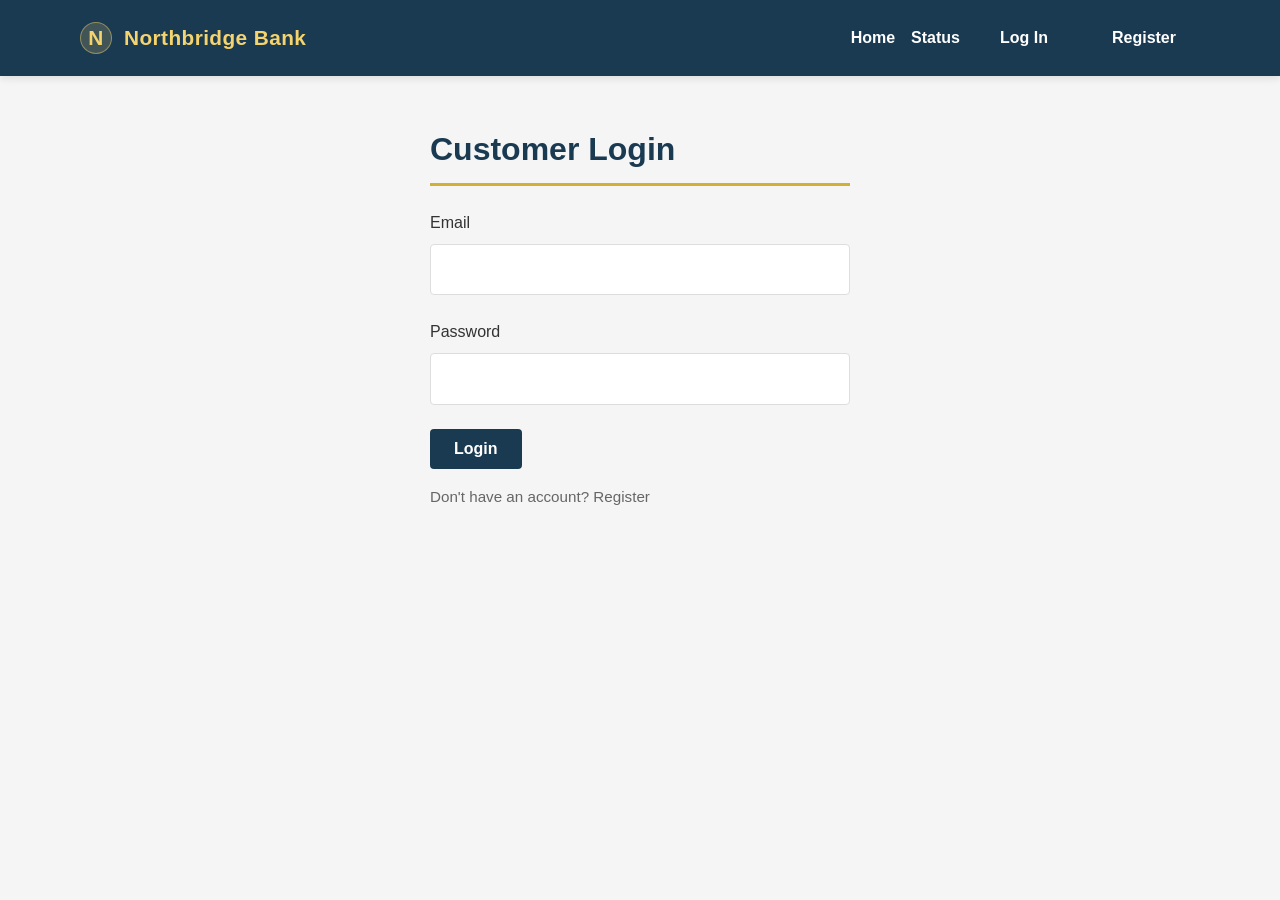
<file: frontend/login.html>
﻿<!DOCTYPE html>
<html lang="en">
<head>
    <meta charset="utf-8" />
    <meta name="viewport" content="width=device-width,initial-scale=1" />
    <title>Northbridge Bank — Login</title>
    <link rel="stylesheet" href="css/styles.css">
    <link rel="stylesheet" href="css/components.css">
</head>
<body>
<header class="site-header">
    <div class="container header-inner">
        <a href="index.html" class="brand" aria-label="Northbridge Bank home">
            <span class="brand-mark">N</span>
            <span>Northbridge Bank</span>
        </a>

        <nav class="header-nav" aria-label="Main navigation">
            <a href="index.html">Home</a>
            <a id="nav-status" href="status.html">Status</a>
            <a id="nav-login" href="login.html" class="btn btn-link">Log In</a>
            <a id="nav-register" href="register.html" class="btn btn-primary">Register</a>
            <button id="nav-logout" type="button" class="btn btn-ghost hidden">Log Out</button>
        </nav>
    </div>
</header>

<div class="container" style="max-width:420px; margin-top:3rem;">
    <h1>Customer Login</h1>

    <div id="success-banner" class="alert alert-success hidden" role="status"></div>
    <div id="error-banner" class="alert alert-error hidden" role="alert"></div>

    <form id="login-form">
        <div class="form-group">
            <label for="email">Email</label>
            <input id="email" name="email" type="email" required />
        </div>
        <div class="form-group">
            <label for="password">Password</label>
            <input id="password" name="password" type="password" required minlength="6" />
        </div>

        <div class="flex" style="justify-content:space-between; align-items:center;">
            <button id="submit-btn" class="btn" type="submit">Login</button>
            <div id="spinner" class="spinner hidden" aria-hidden="true"></div>
        </div>
    </form>

    <p style="margin-top:1rem; font-size:0.95rem; color:#666;">Don't have an account? <a href="register.html">Register</a></p>
</div>

<script src="js/api.js"></script>
<script src="js/auth.js"></script>
<script>
    (function(){
        const auth = window.auth;
        const isLoggedIn = auth && typeof auth.isLoggedIn === 'function' ? auth.isLoggedIn() : false;
        const successBanner = document.getElementById('success-banner');
        const params = new URLSearchParams(window.location.search);

        if (params.get('registered') === '1') {
            successBanner.textContent = 'Registration successful. Please log in to continue.';
            successBanner.classList.remove('hidden');
        }

        if (isLoggedIn) {
            document.getElementById('nav-login').textContent = 'Dashboard';
            document.getElementById('nav-login').href = 'status.html';
            document.getElementById('nav-register').textContent = 'View Status';
            document.getElementById('nav-register').href = 'status.html';
            document.getElementById('nav-logout').classList.remove('hidden');
        }

        const logoutBtn = document.getElementById('nav-logout');
        if (logoutBtn) logoutBtn.addEventListener('click', function () {
            if (auth && typeof auth.logout === 'function') {
                auth.logout(false);
            }
            window.location.href = 'index.html';
        });

        const form = document.getElementById('login-form');
        const errorBanner = document.getElementById('error-banner');
        const spinner = document.getElementById('spinner');
        const submitBtn = document.getElementById('submit-btn');

        function showError(msg){ errorBanner.textContent = msg; errorBanner.classList.remove('hidden'); }
        function clearError(){ errorBanner.textContent = ''; errorBanner.classList.add('hidden'); }
        function setLoading(loading){ if(loading){ spinner.classList.remove('hidden'); submitBtn.disabled = true; } else { spinner.classList.add('hidden'); submitBtn.disabled = false; } }

        form.addEventListener('submit', async (e) => {
            e.preventDefault(); clearError(); setLoading(true);
            const email = document.getElementById('email').value.trim();
            const password = document.getElementById('password').value;
            try {
                const res = await window.apiClient.post(window.apiClient.defaults.auth + '/login', { email, password });
                if (res.ok) {
                    const data = await res.json();
                    const token = data.token || data.jwtToken;
                    if (!token) throw new Error('No token returned from auth service');
                    window.auth.setToken(token);
                    sessionStorage.removeItem('currentApplicationId');
                    // redirect to current account landing page after login
                    window.location.href = 'status.html';
                } else {
                    let msg = 'Login failed';
                    try { const body = await res.json(); msg = body.message || JSON.stringify(body); } catch(e){}
                    showError(msg);
                }
            } catch (err) {
                console.error(err);
                showError(err.message || 'Login error');
            } finally { setLoading(false); }
        });
    })();
</script>
</body>
</html>
</file>
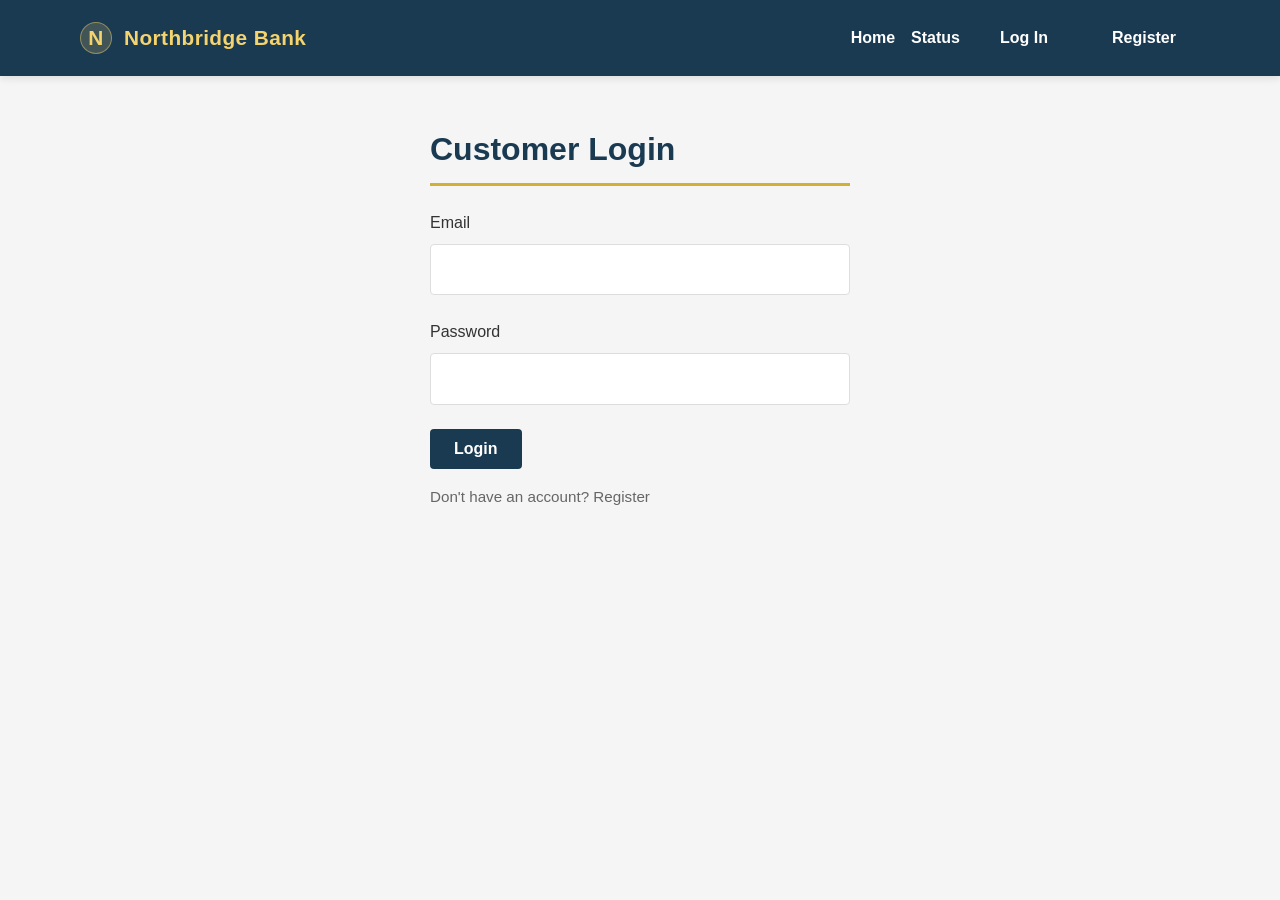
<file: frontend/offer.html>
<!DOCTYPE html>
<html lang="en">
<head>
    <meta charset="utf-8" />
    <meta name="viewport" content="width=device-width,initial-scale=1" />
    <title>Northbridge Bank — Offer</title>
    <link rel="stylesheet" href="css/styles.css">
    <link rel="stylesheet" href="css/components.css">
</head>
<body>
<header class="site-header">
    <div class="container header-inner">
        <a href="index.html" class="brand" aria-label="Northbridge Bank home">
            <span class="brand-mark">N</span>
            <span>Northbridge Bank</span>
        </a>

        <nav class="header-nav" aria-label="Main navigation">
            <a href="index.html">Home</a>
            <a href="status.html">Status</a>
            <a id="nav-login" href="login.html" class="btn btn-link">Log In</a>
            <a id="nav-register" href="register.html" class="btn btn-primary">Register</a>
            <button id="nav-logout" type="button" class="btn btn-ghost hidden">Log Out</button>
        </nav>
    </div>
</header>

<div class="container" style="margin-top:2rem; margin-bottom:2rem; max-width:720px;">
    <h1>Offer reserved</h1>

    <div class="card" style="padding:1rem; margin-top:1rem;">
        <h3>Overview</h3>
        <p>The following will give you all the necessary documentation and information about the offer. This includes the pricing information and terms and condition.</p>
        <p><strong>If you have any queries about the offer, please contact your bank manager.</strong></p>

        <hr style="margin:1rem 0;" />

        <p><strong>Application / Customer number:</strong> <span id="app-id">-</span></p>
        <p><strong>Offer ID:</strong> <span id="offer-id">-</span></p>
        <p><strong>Offer limit:</strong> <span id="offer-limit">-</span></p>

        <div style="margin-top:1rem;"><button id="done-btn" class="btn">Done</button></div>

        <div id="post-actions" style="margin-top:1rem; display:none; gap:0.5rem;">
            <a id="view-offer-btn" class="btn btn-secondary" href="#">View Offer</a>
            <button id="accept-offer-btn" class="btn btn-primary">Accept Offer</button>
        </div>

        <div id="offer-banner" class="alert alert-success hidden" style="margin-top:1rem;"></div>
    </div>

    <!-- Congratulations view (hidden until offer accepted and docs signed/uploaded) -->
    <div id="congrats" class="congrats hidden" style="margin-top:2rem; max-width:840px;">
        <h1 class="congrats-title">Congratulations!</h1>
        <p class="congrats-sub">Awaiting provisioning approval</p>

        <p class="congrats-copy">Thanks for accepting your offer. We'll be in touch if we need any further information or documentation from you or the associated persons. The application is currently awaiting provisioning approval. Once all authorised parties have accepted the offer your account will be activated within the business day.</p>

        <p class="congrats-ref">Application reference: <span id="congrats-app-id">-</span></p>

        <h3 style="margin-top:1.5rem;">What happens next?</h3>
        <div style="display:flex; gap:2rem; margin-top:1rem; flex-wrap:wrap;">
            <div style="flex:1; min-width:200px;">
                <strong>Deposit books have been ordered</strong>
                <p class="muted">You need to collect your deposit and cheque books from the branch.</p>
            </div>
            <div style="flex:1; min-width:200px;">
                <strong>Proof of account letter will be emailed</strong>
                <p class="muted">Once the account(s) is activated, we will send you an email with the details of the account(s).</p>
            </div>
        </div>

        <p style="margin-top:1.5rem;" class="muted">For any questions, please contact your business manager.</p>
        <div style="margin-top:1rem; display:flex; gap:0.75rem;">
            <a id="congrats-view-offer" class="btn btn-secondary" href="#">View Offer</a>
            <a id="congrats-status" class="btn" href="#">Done</a>
        </div>
    </div>
</div>

<script src="js/api.js"></script>
<script src="js/auth.js"></script>
<script>
    (function(){
        if (!window.auth || !window.auth.getToken()) { window.location.href = 'login.html'; return; }

        document.getElementById('nav-login').textContent = 'Dashboard';
        document.getElementById('nav-login').href = 'status.html';
        document.getElementById('nav-register').textContent = 'View Status';
        document.getElementById('nav-register').href = 'status.html';
        document.getElementById('nav-logout').classList.remove('hidden');
        const __navLogout = document.getElementById('nav-logout'); if (__navLogout) __navLogout.addEventListener('click', () => { window.auth.logout(false); window.location.href = 'index.html'; });

        const params = new URLSearchParams(window.location.search);
        const applicationId = params.get('applicationId') || sessionStorage.getItem('currentApplicationId') || '';
        const offerId = params.get('offerId') || sessionStorage.getItem('currentOfferId') || '';
        const offerLimit = params.get('offerLimit') || sessionStorage.getItem('currentOfferLimit') || '';

        const appEl = document.getElementById('app-id'); if (appEl) appEl.textContent = applicationId || '-';
        const offerEl = document.getElementById('offer-id'); if (offerEl) offerEl.textContent = offerId || '-';
        const limitEl = document.getElementById('offer-limit'); if (limitEl) limitEl.textContent = offerLimit || '-';

        if (offerId) { sessionStorage.setItem('currentOfferId', offerId); }
        if (offerLimit) { sessionStorage.setItem('currentOfferLimit', offerLimit); }

        const doneBtn = document.getElementById('done-btn');
        const postActions = document.getElementById('post-actions');
        const viewOfferBtn = document.getElementById('view-offer-btn');
        const acceptBtn = document.getElementById('accept-offer-btn');
        const banner = document.getElementById('offer-banner');

        doneBtn.addEventListener('click', () => {
            postActions.style.display = 'flex';
            viewOfferBtn.href = 'status.html?applicationId=' + encodeURIComponent(applicationId);
        });

        acceptBtn.addEventListener('click', async () => {
            acceptBtn.disabled = true; acceptBtn.textContent = 'Accepting...';
            try {
                const res = await window.apiClient.post(window.apiClient.defaults.offers + '/' + encodeURIComponent(applicationId) + '/accept', {});
                if (res.ok) {
                    // show congratulations view instead of redirecting
                    banner.classList.add('hidden');
                    const card = document.querySelector('.card'); if (card) card.classList.add('hidden');
                    const congrats = document.getElementById('congrats');
                    if (congrats) {
                        document.getElementById('congrats-app-id').textContent = applicationId || '-';
                        congrats.classList.remove('hidden');
                        // wire view/done links
                        const viewLink = document.getElementById('congrats-view-offer');
                        const doneLink = document.getElementById('congrats-status');
                        if (viewLink) viewLink.href = 'status.html?applicationId=' + encodeURIComponent(applicationId);
                        if (doneLink) doneLink.href = 'status.html?applicationId=' + encodeURIComponent(applicationId);
                    }
                } else {
                    let msg = 'Failed to accept offer';
                    try { const body = await res.json(); msg = body.message || JSON.stringify(body); } catch(e){}
                    banner.textContent = msg; banner.classList.remove('hidden');
                    acceptBtn.disabled = false; acceptBtn.textContent = 'Accept Offer';
                }
            } catch (err) {
                console.error(err);
                banner.textContent = err.message || 'Network error'; banner.classList.remove('hidden');
                acceptBtn.disabled = false; acceptBtn.textContent = 'Accept Offer';
            }
        });
    })();
</script>
</body>
</html>
</file>
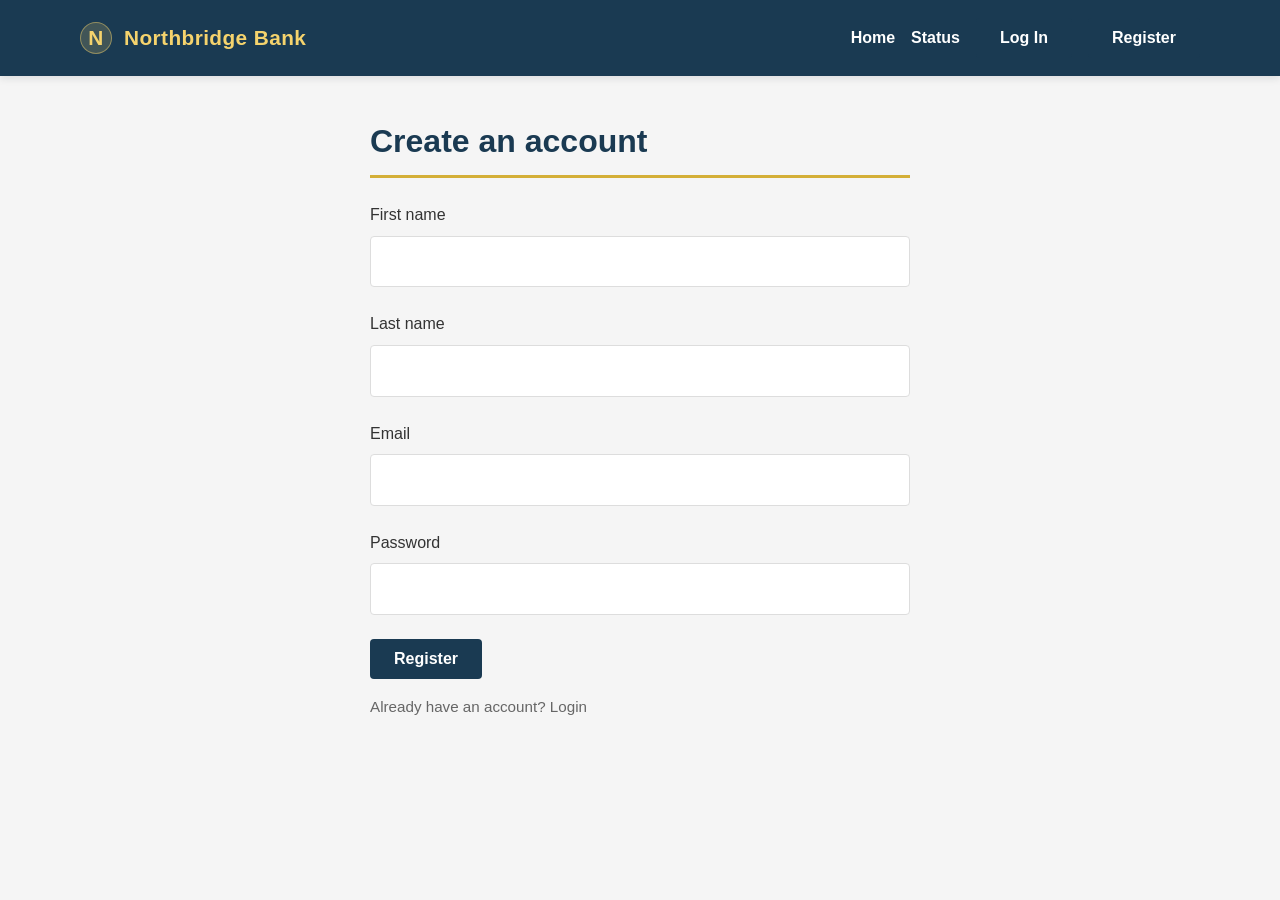
<file: frontend/register.html>
﻿<!DOCTYPE html>
<html lang="en">
<head>
    <meta charset="utf-8" />
    <meta name="viewport" content="width=device-width,initial-scale=1" />
    <title>Northbridge Bank — Register</title>
    <link rel="stylesheet" href="css/styles.css">
    <link rel="stylesheet" href="css/components.css">
</head>
<body>
<header class="site-header">
    <div class="container header-inner">
        <a href="index.html" class="brand" aria-label="Northbridge Bank home">
            <span class="brand-mark">N</span>
            <span>Northbridge Bank</span>
        </a>

        <nav class="header-nav" aria-label="Main navigation">
            <a href="index.html">Home</a>
            <a id="nav-status" href="status.html">Status</a>
            <a id="nav-login" href="login.html" class="btn btn-link">Log In</a>
            <a id="nav-register" href="register.html" class="btn btn-primary">Register</a>
            <button id="nav-logout" type="button" class="btn btn-ghost hidden">Log Out</button>
        </nav>
    </div>
</header>

<div class="container" style="max-width:540px; margin-top:2.5rem;">
    <h1>Create an account</h1>

    <div id="error-banner" class="alert alert-error hidden" role="alert"></div>
    <div id="success-banner" class="alert alert-success hidden" role="status"></div>

    <form id="register-form">
        <div class="form-group">
            <label for="firstName">First name</label>
            <input id="firstName" name="firstName" type="text" required />
        </div>
        <div class="form-group">
            <label for="lastName">Last name</label>
            <input id="lastName" name="lastName" type="text" required />
        </div>
        <div class="form-group">
            <label for="email">Email</label>
            <input id="email" name="email" type="email" required />
        </div>
        <div class="form-group">
            <label for="password">Password</label>
            <input id="password" name="password" type="password" required minlength="6" />
        </div>

        <div class="flex" style="justify-content:space-between; align-items:center;">
            <button id="submit-btn" class="btn" type="submit">Register</button>
            <div id="spinner" class="spinner hidden" aria-hidden="true"></div>
        </div>
    </form>

    <p style="margin-top:1rem; font-size:0.95rem; color:#666;">Already have an account? <a href="login.html">Login</a></p>
</div>

<script src="js/api.js"></script>
<script src="js/auth.js"></script>
<script>
    (function(){
        const auth = window.auth;
        const isLoggedIn = auth && typeof auth.isLoggedIn === 'function' ? auth.isLoggedIn() : false;

        if (isLoggedIn) {
            document.getElementById('nav-login').textContent = 'Dashboard';
            document.getElementById('nav-login').href = 'status.html';
            document.getElementById('nav-register').textContent = 'View Status';
            document.getElementById('nav-register').href = 'status.html';
            document.getElementById('nav-logout').classList.remove('hidden');
        }

        const logoutBtn = document.getElementById('nav-logout');
        if (logoutBtn) logoutBtn.addEventListener('click', function () {
            if (auth && typeof auth.logout === 'function') {
                auth.logout(false);
            }
            window.location.href = 'index.html';
        });

        const form = document.getElementById('register-form');
        const errorBanner = document.getElementById('error-banner');
        const successBanner = document.getElementById('success-banner');
        const spinner = document.getElementById('spinner');
        const submitBtn = document.getElementById('submit-btn');

        function showError(msg){ errorBanner.textContent = msg; errorBanner.classList.remove('hidden'); }
        function clearError(){ errorBanner.textContent = ''; errorBanner.classList.add('hidden'); }
        function showSuccess(msg){ successBanner.textContent = msg; successBanner.classList.remove('hidden'); }
        function clearSuccess(){ successBanner.textContent = ''; successBanner.classList.add('hidden'); }
        function setLoading(loading){ if(loading){ spinner.classList.remove('hidden'); submitBtn.disabled = true; } else { spinner.classList.add('hidden'); submitBtn.disabled = false; } }

        form.addEventListener('submit', async (e) => {
            e.preventDefault(); clearError(); clearSuccess(); setLoading(true);
            const firstName = document.getElementById('firstName').value.trim();
            const lastName = document.getElementById('lastName').value.trim();
            const email = document.getElementById('email').value.trim();
            const password = document.getElementById('password').value;

            try {
                const res = await window.apiClient.post(window.apiClient.defaults.auth + '/register', { firstName, lastName, email, password });
                if (res.status === 201 || res.ok) {
                    showSuccess('Registration successful. Please log in to continue.');
                    setTimeout(() => {
                        window.location.href = 'login.html?registered=1';
                    }, 1200);
                } else {
                    let msg = 'Registration failed';
                    try { const body = await res.json(); msg = body.message || JSON.stringify(body); } catch(e){}
                    showError(msg);
                }
            } catch (err) {
                console.error(err);
                showError(err.message || 'Unexpected error');
            } finally { setLoading(false); }
        });
    })();
</script>
</body>
</html>
</file>
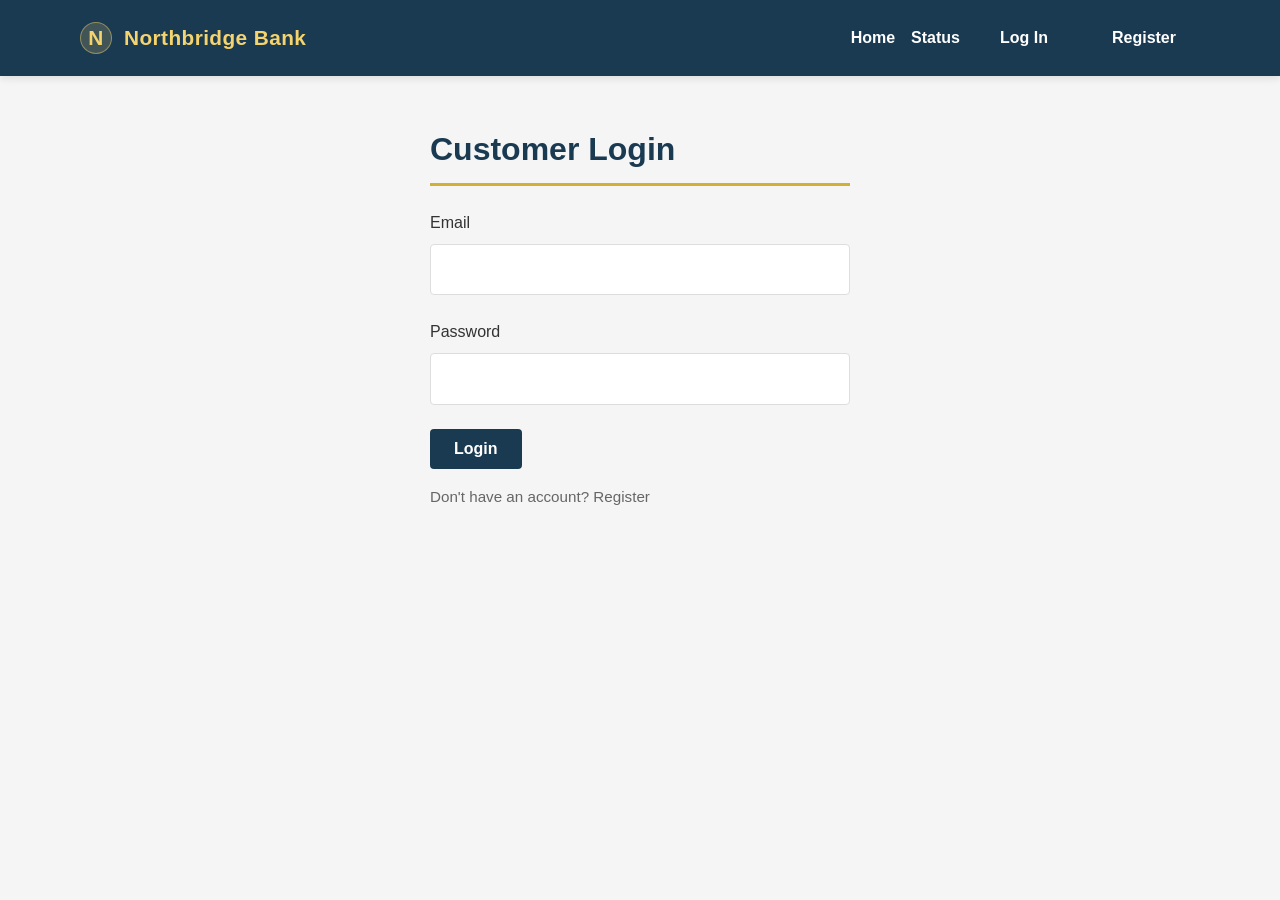
<file: frontend/status.html>
﻿<!DOCTYPE html>
<html lang="en">
<head>
    <meta charset="utf-8" />
    <meta name="viewport" content="width=device-width,initial-scale=1" />
    <title>Northbridge Bank — Application Status</title>
    <link rel="stylesheet" href="css/styles.css">
    <link rel="stylesheet" href="css/components.css">
</head>
<body>
<header class="site-header">
    <div class="container header-inner">
        <a href="index.html" class="brand" aria-label="Northbridge Bank home">
            <span class="brand-mark">N</span>
            <span>Northbridge Bank</span>
        </a>

        <nav class="header-nav" aria-label="Main navigation">
            <a href="index.html">Home</a>
            <a href="apply.html">Apply</a>
            <a id="nav-login" href="login.html" class="btn btn-link">Log In</a>
            <a id="nav-register" href="register.html" class="btn btn-primary">Register</a>
            <button id="nav-logout" type="button" class="btn btn-ghost hidden">Log Out</button>
        </nav>
    </div>
</header>

<div class="container" id="main-container" style="margin-top:2rem; margin-bottom:2rem;">
    <div id="status-banner" class="alert alert-info hidden"></div>
    <div id="status-area">
        <div id="product-intro" class="product-intro">
            <div class="product-header-row">
                <h2 class="product-title">Current Account</h2>
                <button id="start-application" class="btn btn-primary product-start-btn" type="button">Start Application</button>
            </div>

            <div class="process-section">
                <h3>The process</h3>
                <div class="process-grid">
                    <div class="process-item">
                        <span class="step-number">1</span>
                        <div class="step-copy">
                            <h4>Product setup</h4>
                            <p>Set up your business current account.</p>
                        </div>
                    </div>
                    <div class="process-item">
                        <span class="step-number">2</span>
                        <div class="step-copy">
                            <h4>Documents</h4>
                            <p>Submit any required documents.</p>
                        </div>
                    </div>
                    <div class="process-item">
                        <span class="step-number">3</span>
                        <div class="step-copy">
                            <h4>Offer</h4>
                            <p>Get an offer and review terms and conditions.</p>
                        </div>
                    </div>
                </div>
            </div>
        </div>
    </div>
</div>

<style>
    .product-intro {
        width: 100%;
        padding-top: 1rem;
    }
    .product-header-row {
        display: flex;
        align-items: center;
        justify-content: space-between;
        gap: 1.5rem;
        border-bottom: 1px solid rgba(26,58,82,0.18);
        padding-bottom: 1.25rem;
        margin-bottom: 1.25rem;
    }
    .product-title {
        font-size: clamp(2.6rem, 4vw, 5.2rem);
        line-height: 1.02;
        letter-spacing: -0.06em;
        font-weight: 300;
        color: #1a3a52;
        flex: 1;
        margin: 0;
    }
    .product-start-btn {
        min-width: 270px;
        min-height: 62px;
        font-size: 1.1rem;
        padding: 1rem 1.75rem;
        border-radius: 10px;
        background: #1a3a52;
        color: white;
        box-shadow: none;
    }
    .product-start-btn:hover {
        background: #244b67;
    }
    .process-section {
        padding-top: 0.5rem;
    }
    .process-section h3 {
        font-size: clamp(2rem, 2vw, 2.8rem);
        margin-bottom: 1.5rem;
        color: #1a3a52;
        font-weight: 400;
    }
    .process-grid {
        display: grid;
        grid-template-columns: repeat(3, minmax(0, 1fr));
        gap: 1.5rem;
        padding-top: 1rem;
        border-top: 1px solid rgba(26,58,82,0.18);
    }
    .process-item {
        display: flex;
        align-items: flex-start;
        gap: 1rem;
        padding-right: 1rem;
    }
    .step-number {
        font-size: 1.15rem;
        line-height: 1;
        font-weight: 700;
        color: #2f9d7d; /* project green */
        min-width: auto;
        padding: 0;
        margin-right: 0.75rem;
        display: inline-block;
    }
    .step-copy h4 {
        font-size: clamp(1.6rem, 2vw, 2.5rem);
        color: #1a3a52;
        font-weight: 300;
        line-height: 1.2;
        margin-bottom: 0.4rem;
    }
    .step-copy p {
        font-size: 1.1rem;
        color: #1a3a52;
        max-width: 17ch;
        line-height: 1.4;
    }
    @media (max-width: 900px) {
        .product-header-row {
            flex-wrap: wrap;
        }
        .product-controls {
            order: 2;
            margin-left: 0;
            margin-right: 0;
        }
        .product-start-btn {
            width: 100%;
            min-width: auto;
        }
        .process-grid {
            grid-template-columns: 1fr;
        }
    }
</style>
<script src="js/api.js"></script>
<script src="js/auth.js"></script>
<script>
    (async function(){
        // Require login
        if (!window.auth || !window.auth.getToken()) { window.location.href = 'login.html'; return; }
        document.getElementById('nav-login').textContent = 'Dashboard';
        document.getElementById('nav-login').href = 'status.html';
        document.getElementById('nav-register').textContent = 'View Status';
        document.getElementById('nav-register').href = 'status.html';
        document.getElementById('nav-logout').classList.remove('hidden');
        const __navLogout = document.getElementById('nav-logout'); if (__navLogout) __navLogout.addEventListener('click', function () {
            window.auth.logout(false);
            window.location.href = 'index.html';
        });

        const startApplicationBtn = document.getElementById('start-application');
        if (startApplicationBtn) {
            // hide start button until backend confirms there is no application for this customer
            startApplicationBtn.classList.add('hidden');
            startApplicationBtn.addEventListener('click', function () {
                window.location.href = 'apply.html';
            });
        }

        const statusArea = document.getElementById('status-area');
        const statusBanner = document.getElementById('status-banner');

        let applicationId = null;
        // Ask backend for most recent application for this authenticated customer
        try {
            const res = await window.apiClient.get(window.apiClient.defaults.application + '/my-application');
            if (res.status === 200) {
                const j = await res.json();
                applicationId = j.applicationId;
                if (applicationId) sessionStorage.setItem('currentApplicationId', applicationId);
            } else if (res.status === 404) {
                // Backend explicitly confirms no application exists for this customer
                if (startApplicationBtn) startApplicationBtn.classList.remove('hidden');
                return; // show default start view
            }
        } catch (err) {
            // network/auth error — fall back to client-stored state below
        }

        // If backend didn't provide an applicationId, fall back to URL/session storage
        if (!applicationId) {
            const params = new URLSearchParams(window.location.search);
            const paramAppId = params.get('applicationId');
            const sessAppId = sessionStorage.getItem('currentApplicationId');
            applicationId = paramAppId || sessAppId;
        }

        if (!applicationId) {
            // reveal start button if no app known client-side
            if (startApplicationBtn) startApplicationBtn.classList.remove('hidden');
            return;
        }

        let pollHandle = null;
        const POLL_INTERVAL = 4000;
        // Snapshot of last rendered state (stringified) to avoid unnecessary DOM updates
        let lastState = null;
        // Tracks the last status-stage signal so we only fetch a detail endpoint when the stage changes
        let lastStatusSignal = null;
        // Prevent overlapping polls
        let pollingInFlight = false;

        function stopPolling() {
            if (pollHandle) {
                clearInterval(pollHandle);
                pollHandle = null;
            }
        }

        function showBanner(msg){ statusBanner.textContent = msg; statusBanner.classList.remove('hidden'); }
        function hideBanner(){ statusBanner.textContent = ''; statusBanner.classList.add('hidden'); }

        function formatLimit(value) {
            if (value === null || value === undefined) return 'N/A';
            const n = Number(value);
            if (Number.isNaN(n)) return 'N/A';
            return n.toLocaleString(undefined, { minimumFractionDigits: 2, maximumFractionDigits: 2 });
        }

        function renderOffer(offer) {
            const badgeClass = offer.status === 'PENDING' ? 'badge-pending' : (offer.status === 'ACCEPTED' ? 'badge-approved' : 'badge-rejected');
            const statusHtml = `<span class="status-badge ${badgeClass}">${offer.status}</span>`;
            const offeredLimit = formatLimit(offer.offeredLimit);
            const continueSigningBtn = offer.status === 'ACCEPTED'
                ? '<button id="continue-signing" class="btn btn-primary">Continue to Signing</button>'
                : '';
            return `
                <div style="margin-bottom:1rem;">
                    <h3>Overview</h3>
                    <p>The following will give you all the necessary documentation and information about the offer. This includes the pricing information and terms and condition.</p>
                    <p><strong>If you have any queries about the offer, please contact your bank manager.</strong></p>
                    <hr style="margin:0.75rem 0;" />

                    <div class="flex" style="justify-content:space-between; align-items:center;">
                        <div>
                            <p><strong>Application ID:</strong> ${offer.applicationId}</p>
                            <p><strong>Offer ID:</strong> ${offer.offerId}</p>
                            <p><strong>Offered Limit:</strong> ${offeredLimit}</p>
                        </div>
                        <div style="text-align:right;">
                            ${statusHtml}
                            <div style="margin-top:0.5rem; display:flex; gap:0.5rem; flex-wrap:wrap; justify-content:flex-end;">
                                ${offer.status === 'PENDING' ? '<button id="accept-offer" class="btn">Accept Offer</button>' : ''}
                                ${continueSigningBtn}
                                <button id="view-offer" class="btn btn-secondary">View Offer</button>
                            </div>
                        </div>
                    </div>
                </div>
            `;
        }

        function renderWaitingForOffer() {
            return `
                <div class="container">
                    <p>Your application (<strong>${applicationId}</strong>) is under review. We will notify you when an offer is ready.</p>
                    <div class="flex"><div class="spinner"></div><div>Checking for updates</div></div>
                </div>
            `;
        }

        function renderProgress(status) {
            const statuses = ['PENDING','SIGNED','UPLOADED'];
            const idx = Math.max(0, statuses.indexOf((status||'PENDING').toUpperCase()));
            return `
                <div class="flex" style="gap:0.5rem; margin-top:1rem;">
                    ${statuses.map((s,i) => {
                        const cls = i <= idx ? (s === 'PENDING' ? 'badge-pending' : s === 'SIGNED' ? 'badge-signed' : 'badge-uploaded') : 'badge-info';
                        return `<span class="status-badge ${cls}" style="opacity:${i<=idx?1:0.45}">${s}</span>`;
                    }).join('')}
                </div>
            `;
        }

        async function fetchOfferOnce() {
            try {
                const res = await window.apiClient.get(window.apiClient.defaults.offers + '/' + encodeURIComponent(applicationId));
                if (res.status === 200) {
                    const data = await res.json();
                    return { ok:true, data };
                } else if (res.status === 404) {
                    return { ok:false, status:404 };
                } else {
                    const body = await res.text();
                    return { ok:false, status:res.status, body };
                }
            } catch (err) {
                return { ok:false, error: err };
            }
        }

        async function poll() {
            if (pollingInFlight) return;
            pollingInFlight = true;
            hideBanner();

            try {
                const stRes = await window.apiClient.get(window.apiClient.defaults.applications + '/' + encodeURIComponent(applicationId) + '/status');
                if (stRes.status !== 200) {
                    const message = 'Unable to fetch application status';
                    const statusState = JSON.stringify({ type: 'status-error', message });
                    if (statusState !== lastState) {
                        lastState = statusState;
                        statusArea.innerHTML = `<div class="alert alert-error">${message}</div>`;
                    }
                    return;
                }

                const status = await stRes.json();
                const overall = (status.overallStatus || status.stage || status.currentStage || 'IN_PROGRESS').toUpperCase();
                const stageSignal = overall === 'ACTIVE' ? 'ACTIVE' : (overall === 'ACTIVATED' ? 'ACTIVATED' : (overall === 'DECLINED' ? 'DECLINED' : 'IN_PROGRESS'));

                if (stageSignal === 'DECLINED') {
                    const newState = JSON.stringify({ type: 'terminal', overall: 'DECLINED', declineReason: status.declineReason });
                    if (newState !== lastState) {
                        lastState = newState;
                        statusArea.innerHTML = `
                            <div class="container">
                                <h2>Application Declined</h2>
                                <div class="card" style="padding:1rem; margin-top:1rem;">
                                    <p>Your application <strong>${applicationId}</strong> has been declined.</p>
                                    <p><strong>Reason:</strong> ${status.declineReason || 'No reason provided'}</p>
                                </div>
                                <div style="margin-top:1rem;"><a class="btn" href="index.html">Return to home</a></div>
                            </div>
                        `;
                    }
                    stopPolling();
                    return;
                }

                if (stageSignal === 'ACTIVATED' || stageSignal === 'ACTIVE') {
                    const accRes = await window.apiClient.get(window.apiClient.defaults.accounts + '/' + encodeURIComponent(applicationId));
                    const account = accRes.status === 200 ? await accRes.json() : {
                        accountId: status.accountId,
                        offeredLimit: status.offeredLimit,
                        status: 'ACTIVE',
                        activatedAt: status.activatedAt
                    };

                    const newState = JSON.stringify({ type: 'account', accountId: account.accountId, status: account.status, offeredLimit: account.offeredLimit, activatedAt: account.activatedAt });
                    if (newState !== lastState) {
                        lastState = newState;
                        statusArea.innerHTML = `
                            <div class="container">
                                <h2>Account Activated</h2>
                                <div class="card" style="padding:1rem; margin-top:1rem;">
                                    <p><strong>Account ID:</strong> ${account.accountId}</p>
                                    <p><strong>Offered Limit:</strong> ${formatLimit(account.offeredLimit)}</p>
                                    <p><strong>Status:</strong> <span class="status-badge badge-approved">${account.status || 'ACTIVE'}</span></p>
                                    <p><strong>Activated at:</strong> ${account.activatedAt ? new Date(account.activatedAt).toLocaleString() : ''}</p>
                                </div>
                                <div style="margin-top:1rem;"><a class="btn" href="index.html">Return to home</a></div>
                            </div>
                        `;
                    }
                    stopPolling();
                    return;
                }

                if (lastStatusSignal === stageSignal) {
                    return;
                }
                lastStatusSignal = stageSignal;

                const stageDetailStatus = await fetchOfferOnce();
                if (stageDetailStatus.ok) {
                    const offer = stageDetailStatus.data;
                    if ((offer.status || '').toUpperCase() === 'ACCEPTED') {
                        const docRes = await window.apiClient.get(window.apiClient.defaults.documents + '/' + encodeURIComponent(applicationId));
                        let docStatus = 'NONE';
                        if (docRes.status === 200) {
                            const doc = await docRes.json();
                            docStatus = (doc.status || '').toUpperCase();
                        }

                        const newState = JSON.stringify({ type: 'offer', offerId: offer.offerId, offerStatus: (offer.status || '').toUpperCase(), docStatus });
                        if (newState !== lastState) {
                            lastState = newState;
                            if (docStatus === 'PENDING' || docStatus === 'NONE') {
                                statusArea.innerHTML = `
                                    <div class="container">
                                        <h2>Awaiting signature</h2>
                                        <p>Your offer is accepted. Please complete the signing ceremony. <a class="btn btn-primary" href="document.html?applicationId=${encodeURIComponent(applicationId)}">Go to signing</a></p>
                                    </div>
                                `;
                                return;
                            }
                            if (docStatus === 'SIGNED') {
                                statusArea.innerHTML = `
                                    <div class="container">
                                        <h2>Awaiting signing ceremony review</h2>
                                        <p>We've received your signature and are reviewing it. This is a short approval step before provisioning.</p>
                                        ${renderProgress('SIGNED')}
                                    </div>
                                `;
                                return;
                            }
                            if (docStatus === 'UPLOADED') {
                                // Show congratulations-style summary after successful upload/signing
                                statusArea.innerHTML = `
                                    <div class="container">
                                        <h2>Congratulations!</h2>
                                        <p class="muted">Awaiting provisioning approval</p>
                                        <div class="card" style="padding:1rem; margin-top:1rem;">
                                            <p>Thanks for accepting your offer. We'll be in touch if we need any further information or documentation from you or the associated persons. The application is currently awaiting provisioning approval. Once all authorised parties have accepted the offer your account will be activated within the business day.</p>
                                            <p class="muted"><strong>Application reference:</strong> ${applicationId}</p>
                                        </div>

                                        <h3 style="margin-top:1.5rem;">What happens next?</h3>
                                        <div style="display:flex; gap:2rem; margin-top:1rem; flex-wrap:wrap;">
                                            <div style="flex:1; min-width:200px;">
                                                <strong>Deposit books have been ordered</strong>
                                                <p class="muted">You need to collect your deposit and cheque books from the branch.</p>
                                            </div>
                                            <div style="flex:1; min-width:200px;">
                                                <strong>Proof of account letter will be emailed</strong>
                                                <p class="muted">Once the account(s) is activated, we will send you an email with the details of the account(s).</p>
                                            </div>
                                        </div>

                                        <p style="margin-top:1.5rem;" class="muted">For any questions, please contact your business manager.</p>
                                        <div style="margin-top:1rem;"><a class="btn" href="status.html?applicationId=${encodeURIComponent(applicationId)}">Done</a></div>
                                    </div>
                                `;
                                return;
                            }
                            statusArea.innerHTML = renderOffer(offer);
                            document.getElementById('view-offer')?.addEventListener('click', () => showPrintableOffer(offer));
                            document.getElementById('continue-signing')?.addEventListener('click', () => {
                                window.location.href = 'document.html?applicationId=' + encodeURIComponent(applicationId);
                            });
                        }
                        return;
                    }

                    const offerState = JSON.stringify({ type: 'offer', offerId: offer.offerId, offerStatus: (offer.status || '').toUpperCase(), offeredLimit: offer.offeredLimit });
                    if (offerState !== lastState) {
                        lastState = offerState;
                        statusArea.innerHTML = renderOffer(offer);
                        document.getElementById('view-offer')?.addEventListener('click', () => showPrintableOffer(offer));
                        document.getElementById('continue-signing')?.addEventListener('click', () => {
                            window.location.href = 'document.html?applicationId=' + encodeURIComponent(applicationId);
                        });
                    }

                    const acceptBtn = document.getElementById('accept-offer');
                    if (acceptBtn) {
                        acceptBtn.addEventListener('click', async () => {
                            acceptBtn.disabled = true; acceptBtn.textContent = 'Accepting...';
                            try {
                                const acceptRes = await window.apiClient.post(window.apiClient.defaults.offers + '/' + encodeURIComponent(applicationId) + '/accept', {});
                                if (acceptRes.ok) {
                                    const accepted = await acceptRes.json();
                                    showBanner('Offer accepted successfully.');
                                    lastState = null;
                                    lastStatusSignal = null;
                                    statusArea.innerHTML = renderOffer(accepted);
                                    document.getElementById('view-offer')?.addEventListener('click', () => showPrintableOffer(accepted));
                                    document.getElementById('continue-signing')?.addEventListener('click', () => {
                                        window.location.href = 'document.html?applicationId=' + encodeURIComponent(applicationId);
                                    });
                                } else {
                                    let msg = 'Failed to accept offer';
                                    try { const b = await acceptRes.json(); msg = b.error || b.message || JSON.stringify(b); } catch (e) {}
                                    showBanner(msg);
                                    acceptBtn.disabled = false; acceptBtn.textContent = 'Accept Offer';
                                }
                            } catch (err) {
                                console.error(err);
                                showBanner('Network error while accepting offer');
                                acceptBtn.disabled = false; acceptBtn.textContent = 'Accept Offer';
                            }
                        });
                    }
                    return;
                }

                if (stageDetailStatus.status === 404) {
                    const waitingState = JSON.stringify({ type: 'waiting' });
                    if (waitingState !== lastState) {
                        lastState = waitingState;
                        statusArea.innerHTML = renderWaitingForOffer();
                    }
                    return;
                }

                const message = stageDetailStatus.body || (stageDetailStatus.error && stageDetailStatus.error.message) || 'Unexpected error';
                const errState = JSON.stringify({ type: 'error', message });
                if (errState !== lastState) {
                    lastState = errState;
                    statusArea.innerHTML = `<div class="alert alert-error">${message}</div>`;
                }
            } finally {
                pollingInFlight = false;
            }
        }

        function showPrintableOffer(offer) {
            const w = window.open('', '_blank');
            const html = `
                <html>
                <head>
                    <title>Offer ${offer.offerId}</title>
                    <style>
                        body { font-family: -apple-system,BlinkMacSystemFont, 'Segoe UI', Roboto, Arial; padding:2rem; color:#1a3a52 }
                        .card { border:1px solid #ddd; padding:1rem; border-radius:8px; max-width:720px }
                        h1 { color:#1a3a52 }
                        .muted { color:#666 }
                    </style>
                </head>
                <body>
                    <div class="card">
                        <h1>Northbridge Bank — Offer</h1>
                        <p><strong>Application ID:</strong> ${offer.applicationId}</p>
                        <p><strong>Offer ID:</strong> ${offer.offerId}</p>
                        <p><strong>Offered Limit:</strong> ${formatLimit(offer.offeredLimit)}</p>
                        <p><strong>Status:</strong> ${offer.status}</p>
                        <p class="muted">Generated: ${offer.createdAt ? new Date(offer.createdAt).toLocaleString() : ''}</p>
                        <hr />
                        <p>This is the offer produced for your application. Please accept the offer in the online portal to proceed with signing.</p>
                        <div style="margin-top:1.5rem;"><button onclick="window.print();">Print</button></div>
                    </div>
                </body>
                </html>
            `;
            w.document.write(html);
            w.document.close();
        }

        // Start polling
        poll();
        pollHandle = setInterval(poll, POLL_INTERVAL);

        // Clean up on unload
        window.addEventListener('beforeunload', () => { if (pollHandle) clearInterval(pollHandle); });

    })();
</script>
</body>
</html>
</file>
<file: frontend/css/styles.css>
/* ============================================================
   Northbridge Bank - Onboarding Frontend Styles
   ============================================================ */

* {
    margin: 0;
    padding: 0;
    box-sizing: border-box;
}

html {
   scroll-behavior: smooth;
}

body {
   font-family: -apple-system, BlinkMacSystemFont, 'Segoe UI', Roboto, 'Helvetica Neue', Arial, sans-serif;
   background-color: #f5f5f5;
   color: #333;
   line-height: 1.6;
}

a {
   color: inherit;
   text-decoration: none;
}

button,
input,
textarea {
   font: inherit;
}

/* ============================================================
   Navbar / Header
   ============================================================ */

.site-header {
   background-color: #1a3a52;
    color: white;
   box-shadow: 0 2px 8px rgba(17, 29, 37, 0.12);
}

.header-inner {
   display: flex;
   align-items: center;
   justify-content: space-between;
   min-height: 76px;
   gap: 1rem;
}

.brand {
   display: inline-flex;
   align-items: center;
   gap: 0.75rem;
   color: #f5d36d;
   font-weight: 700;
   font-size: 1.3rem;
   letter-spacing: 0.02em;
}

.brand-mark {
   display: inline-flex;
   width: 2rem;
   height: 2rem;
   border-radius: 50%;
   align-items: center;
   justify-content: center;
   background: rgba(245, 211, 109, 0.18);
   border: 1px solid rgba(245, 211, 109, 0.45);
   color: #f5d36d;
   font-weight: 800;
}

.header-nav {
   display: flex;
   align-items: center;
   gap: 1rem;
   flex-wrap: wrap;
}

.header-nav > a,
.header-nav > button {
   color: white;
   text-decoration: none;
   font-weight: 600;
}

.header-nav > a:hover {
   color: #d4af37;
}

.btn-logout,
.btn {
   display: inline-flex;
   align-items: center;
   justify-content: center;
   border-radius: 6px;
   border: none;
   padding: 0.75rem 1.2rem;
   line-height: 1;
   font-weight: 700;
   cursor: pointer;
   transition: transform 0.2s ease, background-color 0.2s ease, opacity 0.2s ease;
}

.btn:hover,
.btn-logout:hover {
   transform: translateY(-1px);
}

.btn-primary {
   background-color: #d4af37;
   color: #1a3a52;
}

.btn-primary:hover {
   background-color: #e5c85c;
}

.btn-secondary {
   background-color: rgba(255, 255, 255, 0.08);
   color: white;
   border: 1px solid rgba(255, 255, 255, 0.16);
}

.btn-secondary:hover {
   background-color: rgba(255, 255, 255, 0.14);
}

.btn-link {
   padding-left: 0.5rem;
   padding-right: 0.5rem;
}

.btn-ghost {
   background-color: transparent;
   border: 1px solid rgba(255, 255, 255, 0.3);
   color: white;
}

.btn-ghost:hover {
   background-color: rgba(255, 255, 255, 0.04);
}

/* ============================================================
   Container & Layout
   ============================================================ */

.container {
   width: min(1120px, calc(100% - 2rem));
   margin: 0 auto;
}

.section {
   padding: 5rem 0;
}

h1 {
    color: #1a3a52;
    margin-bottom: 1.5rem;
    border-bottom: 3px solid #d4af37;
    padding-bottom: 0.5rem;
}

.hero {
   padding: 4.5rem 0 3.5rem;
   background: linear-gradient(180deg, #f6f9fc 0%, #edf3f7 100%);
}

.hero-grid {
   display: grid;
   grid-template-columns: 1.4fr 0.9fr;
   gap: 2rem;
   align-items: center;
}

.hero-copy {
   max-width: 620px;
}

.eyebrow {
   margin-bottom: 1rem;
   color: #1a3a52;
   font-size: 0.8rem;
   letter-spacing: 0.12em;
   font-weight: 700;
   text-transform: uppercase;
}

.hero h1 {
   border-bottom: none;
   font-size: clamp(2.5rem, 5vw, 4rem);
   line-height: 1.1;
   color: #132a3d;
   margin-bottom: 1rem;
   padding-bottom: 0;
}

.hero-text {
   color: #4a5865;
   font-size: 1.08rem;
   max-width: 540px;
}

.cta-row {
   display: flex;
   gap: 1rem;
   margin-top: 2rem;
   flex-wrap: wrap;
}

.hero-card {
   background: white;
   border-radius: 18px;
   padding: 1.5rem;
   box-shadow: 0 18px 45px rgba(26, 58, 82, 0.08);
   border: 1px solid rgba(26, 58, 82, 0.08);
}

.hero-card-top {
   display: flex;
   justify-content: space-between;
   align-items: center;
   gap: 1rem;
   margin-bottom: 1rem;
}

.card-label {
   font-size: 0.82rem;
   text-transform: uppercase;
   letter-spacing: 0.08em;
   color: #65727d;
   font-weight: 700;
}

.feature-list {
   list-style: none;
   display: grid;
   gap: 0.85rem;
   margin-top: 1rem;
   color: #33414f;
}

.feature-list li {
   display: flex;
   align-items: center;
   gap: 0.7rem;
}

.feature-list li::before {
   content: "✓";
   display: inline-flex;
   width: 1.3rem;
   height: 1.3rem;
   border-radius: 50%;
   background-color: #eaf4ed;
   color: #2a8a47;
   align-items: center;
   justify-content: center;
   font-weight: 800;
}

.section-heading {
   text-align: center;
   margin-bottom: 2.25rem;
}

.section-heading h2 {
   color: #132a3d;
   font-size: clamp(2rem, 4vw, 2.7rem);
}

.steps-grid {
   display: grid;
   grid-template-columns: repeat(4, minmax(0, 1fr));
   gap: 1.2rem;
}

.step-card {
   background: #fff;
   border-radius: 16px;
   border: 1px solid rgba(26, 58, 82, 0.08);
   box-shadow: 0 12px 30px rgba(26, 58, 82, 0.06);
   padding: 1.5rem 1.25rem;
}

.step-number {
   display: inline-block;
   width: auto;
   height: auto;
   border-radius: 0;
   background: transparent;
   color: #2f9d7d; /* project green */
   align-items: initial;
   justify-content: initial;
   font-weight: 700;
   margin-bottom: 0.25rem;
   padding: 0 0.5rem 0 0;
   font-size: 1.15rem;
}

.step-card h3 {
   color: #132a3d;
   margin-bottom: 0.5rem;
}

.step-card p {
   color: #556271;
}

.site-footer {
   border-top: 1px solid rgba(26, 58, 82, 0.1);
   background: #f3f5f7;
   padding: 1.5rem 0;
}

.footer-inner {
   display: flex;
   justify-content: space-between;
   gap: 1rem;
   flex-wrap: wrap;
   color: #526070;
}

/* ============================================================
   Forms
   ============================================================ */

form {
    display: flex;
    flex-direction: column;
    gap: 1.5rem;
}

fieldset {
    border: 1px solid #ddd;
    border-radius: 4px;
    padding: 1rem;
    background-color: #fafafa;
}

legend {
    color: #1a3a52;
    font-weight: bold;
    padding: 0 0.5rem;
}

.form-group {
    display: flex;
    flex-direction: column;
    gap: 0.5rem;
}

label {
    font-weight: 500;
    color: #333;
}

input[type="text"],
input[type="email"],
input[type="password"],
input[type="date"],
input[type="number"],
textarea {
    padding: 0.75rem;
    border: 1px solid #ddd;
    border-radius: 4px;
    font-family: inherit;
    font-size: 1rem;
    transition: border-color 0.3s, box-shadow 0.3s;
}

input[type="text"]:focus,
input[type="email"]:focus,
input[type="password"]:focus,
input[type="date"]:focus,
input[type="number"]:focus,
textarea:focus {
    outline: none;
    border-color: #d4af37;
    box-shadow: 0 0 0 2px rgba(212, 175, 55, 0.2);
}

textarea {
    resize: vertical;
    min-height: 100px;
}

input[type="checkbox"] {
    margin-right: 0.5rem;
    cursor: pointer;
}

/* ============================================================
   Buttons
   ============================================================ */

.btn {
    background-color: #1a3a52;
    color: white;
    border: none;
    padding: 0.75rem 1.5rem;
    border-radius: 4px;
    font-size: 1rem;
    font-weight: bold;
    cursor: pointer;
    transition: background-color 0.3s, transform 0.2s;
}

.btn:hover {
    background-color: #0f2439;
    transform: translateY(-2px);
}

.btn:active {
    transform: translateY(0);
}

.btn-secondary {
    background-color: #d4af37;
    color: #1a3a52;
}

.btn-secondary:hover {
    background-color: #e8c547;
}

/* ============================================================
   Status / Timeline
   ============================================================ */

.timeline {
    position: relative;
    padding: 2rem 0;
}

.timeline-item {
    display: flex;
    gap: 2rem;
    margin-bottom: 2rem;
    position: relative;
}

.timeline-marker {
    width: 40px;
    height: 40px;
    background-color: #d4af37;
    border: 3px solid #1a3a52;
    border-radius: 50%;
    display: flex;
    align-items: center;
    justify-content: center;
    font-weight: bold;
    color: #1a3a52;
    flex-shrink: 0;
}

.timeline-marker.completed {
    background-color: #1a3a52;
    color: white;
}

.timeline-content {
    flex: 1;
    padding-top: 0.5rem;
}

.timeline-content h3 {
    color: #1a3a52;
    margin-bottom: 0.5rem;
}

.timeline-content p {
    color: #666;
    font-size: 0.9rem;
}

/* ============================================================
   Alerts & Messages
   ============================================================ */

.alert {
    padding: 1rem;
    border-radius: 4px;
    margin-bottom: 1rem;
}

.alert-success {
    background-color: #d4edda;
    color: #155724;
    border: 1px solid #c3e6cb;
}

.alert-error {
    background-color: #f8d7da;
    color: #721c24;
    border: 1px solid #f5c6cb;
}

.alert-info {
    background-color: #d1ecf1;
    color: #0c5460;
    border: 1px solid #bee5eb;
}

/* ============================================================
   Responsive Design
   ============================================================ */

@media (max-width: 768px) {
    .container {
        margin: 1rem;
        padding: 1rem;
    }

    .navbar {
        flex-direction: column;
        gap: 1rem;
        padding: 1rem;
    }

    .navbar-menu {
        flex-wrap: wrap;
        gap: 1rem;
        justify-content: center;
    }

    .timeline-item {
        gap: 1rem;
    }

    fieldset {
        padding: 0.75rem;
    }
}
</file>
<file: frontend/css/components.css>
/* Additional shared UI components: spinner, status badges */

/* Spinner */
.spinner {
  width: 36px;
  height: 36px;
  border: 4px solid rgba(26,58,82,0.12);
  border-top-color: #1a3a52;
  border-radius: 50%;
  animation: spin 1s linear infinite;
  display: inline-block;
}
@keyframes spin { to { transform: rotate(360deg); } }

/* Status badges */
.status-badge {
  display: inline-block;
  padding: 0.25rem 0.6rem;
  border-radius: 999px;
  font-size: 0.85rem;
  font-weight: 600;
  color: white;
}
.badge-pending { background: #f0ad4e; } /* amber */
.badge-approved { background: #28a745; } /* green */
.badge-rejected { background: #dc3545; } /* red */
.badge-signed { background: #17a2b8; } /* teal */
.badge-uploaded { background: #6f42c1; } /* purple */
.badge-info { background: #1a3a52; }

/* Small utility */
.flex { display:flex; gap:0.75rem; align-items:center; }
.hidden { display:none !important; }
</file>
